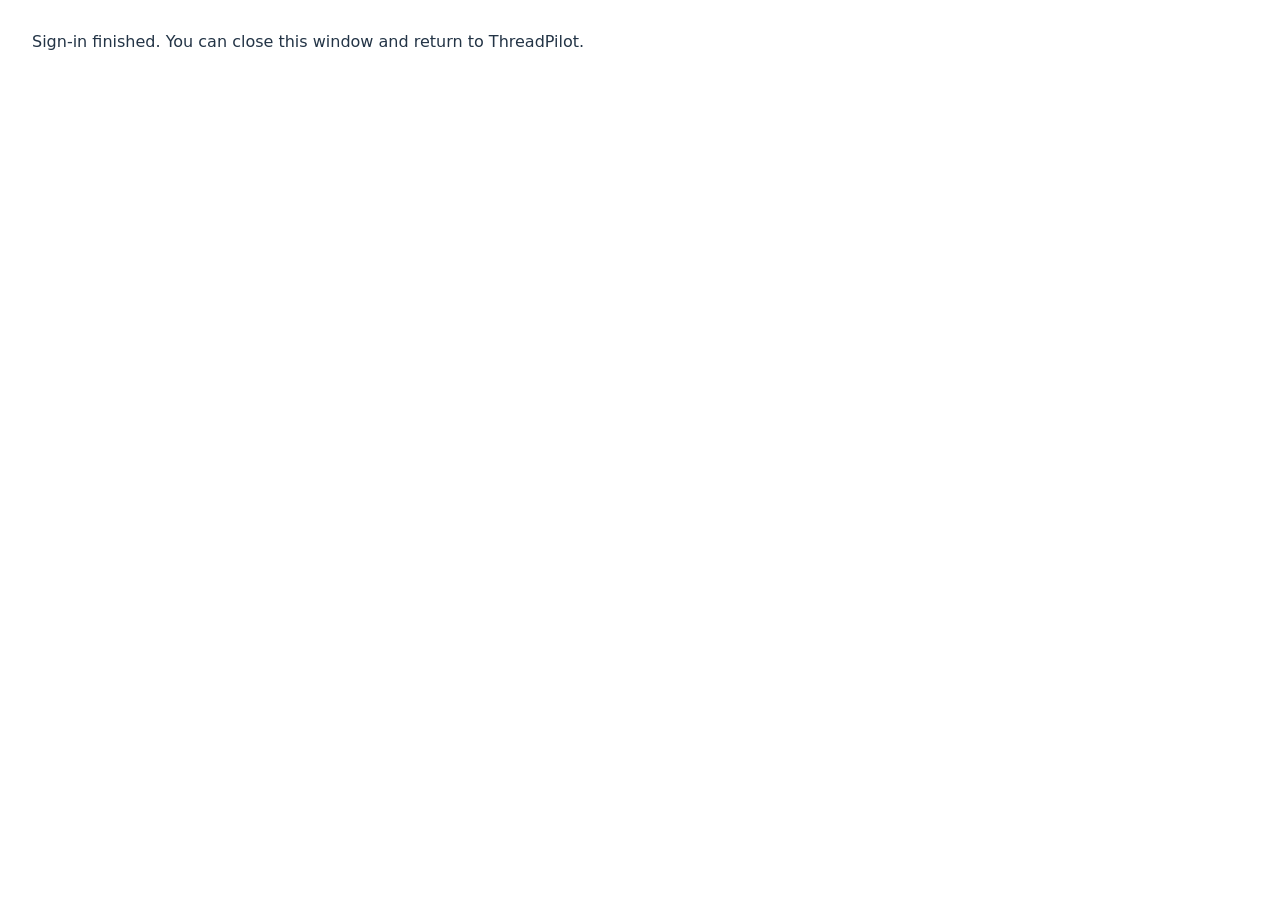
<file: threadpilot/frontend/auth-redirect.html>
<!doctype html>
<html lang="en"><head><meta charset="utf-8"><meta name="viewport" content="width=device-width,initial-scale=1">
<meta name="referrer" content="no-referrer"><title>Signing in to Microsoft…</title></head>
<body style="font:16px system-ui,sans-serif;margin:32px;color:#233446;background:#fff">
<p id="msg">Finishing Microsoft sign-in…</p>
<!-- Microsoft sends the sign-in result to this page, which hands it to the ThreadPilot window that opened it and closes.
     Served from this site on purpose (never a CDN): it handles the one-time sign-in code. MSAL v5 redirect bridge. -->
<script src="vendor/msal-redirect-bridge.min.js"></script>
<script>
msalRedirectBridge.broadcastResponseToMainFrame().catch(function () {
  document.getElementById('msg').textContent = 'Sign-in finished. You can close this window and return to ThreadPilot.';
});
</script>
</body></html>
</file>
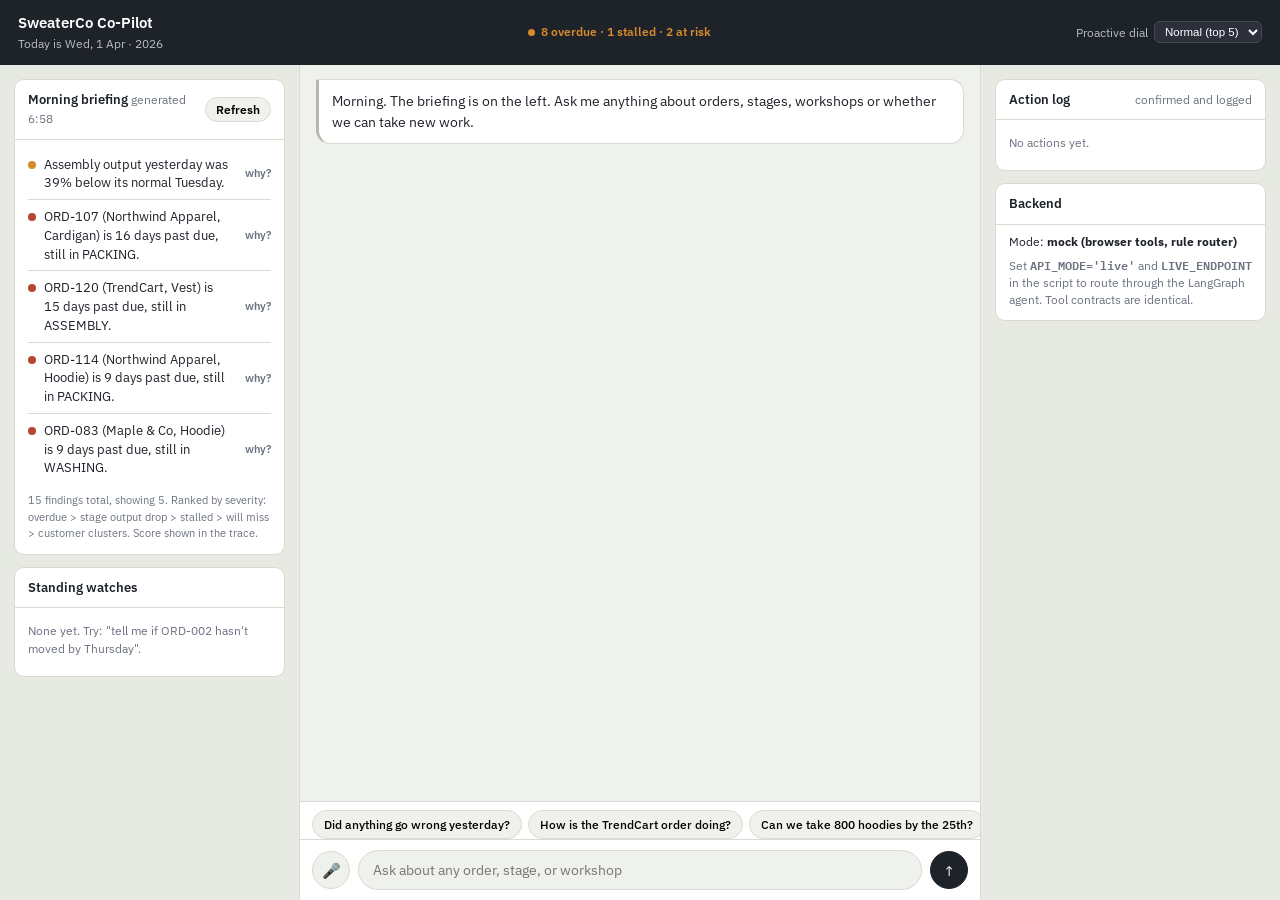
<file: threadpilot/prototypes/sweaterco-copilot.html>
<!DOCTYPE html>
<html lang="en">
<head>
<meta charset="UTF-8">
<meta name="viewport" content="width=device-width, initial-scale=1.0">
<title>SweaterCo Co-Pilot</title>
<link href="https://fonts.googleapis.com/css2?family=IBM+Plex+Sans:wght@400;500;600;700&family=IBM+Plex+Mono:wght@500;600&display=swap" rel="stylesheet">
<style>
:root{
  --ink:#1E2229; --paper:#EFF1EC; --panel:#FFFFFF; --line:#DBD9D1;
  --amber:#D68A2D; --amber-soft:#F7E7D0; --good:#3F7658; --good-soft:#E3EDE6;
  --risk:#B4472F; --risk-soft:#F5E1DC; --muted:#6B7280; --r:10px;
}
*{box-sizing:border-box}
html,body{margin:0;height:100%}
body{font-family:'IBM Plex Sans',sans-serif;background:var(--paper);color:var(--ink);font-size:14px;line-height:1.5}
button{font-family:inherit;cursor:pointer}
.mono{font-family:'IBM Plex Mono',monospace;font-weight:600}
.num{font-family:'IBM Plex Mono',monospace;font-weight:600;font-size:.94em;background:var(--paper);padding:1px 5px;border-radius:4px}
.num.unverified{background:var(--risk-soft);color:var(--risk);text-decoration:underline dotted}

/* Shell */
.shell{display:grid;grid-template-rows:auto 1fr auto;height:100vh;height:100dvh}
.topbar{background:var(--ink);color:#fff;padding:12px 18px;display:flex;justify-content:space-between;align-items:center;gap:12px}
.topbar h1{font-size:15px;font-weight:600;margin:0}
.topbar .date{font-size:12px;color:#B7BCC4}
.status-pill{display:inline-flex;align-items:center;gap:6px;font-size:12px;font-weight:600;color:var(--amber)}
.status-pill .dot{width:7px;height:7px;border-radius:50%;background:var(--amber)}
.dial{display:flex;align-items:center;gap:6px;font-size:11.5px;color:#B7BCC4}
.dial select{background:#2B303A;color:#fff;border:1px solid #454B55;border-radius:6px;padding:3px 6px;font-size:11.5px}

.main{display:grid;grid-template-columns:300px 1fr 300px;min-height:0}
.col{min-height:0;overflow-y:auto;padding:14px}
.col.side{background:#E7E9E3;border-right:1px solid var(--line)}
.col.right{background:#E7E9E3;border-left:1px solid var(--line)}
.col.chat{display:flex;flex-direction:column;padding:0}

/* Panels */
.panel{background:var(--panel);border:1px solid var(--line);border-radius:var(--r);margin-bottom:12px;overflow:hidden}
.panel-h{padding:10px 13px;font-size:13px;font-weight:600;display:flex;justify-content:space-between;align-items:center;border-bottom:1px solid var(--line)}
.panel-h .sub{font-weight:400;font-size:11.5px;color:var(--muted)}
.panel-b{padding:8px 13px 12px;font-size:12.5px}
.line{display:flex;gap:8px;padding:7px 0;border-top:1px solid var(--line)}
.line:first-child{border-top:none}
.tag{flex-shrink:0;width:8px;height:8px;border-radius:50%;margin-top:6px}
.tag.risk{background:var(--risk)} .tag.good{background:var(--good)} .tag.amber{background:var(--amber)}
.line .why{margin-left:auto;background:none;border:none;color:var(--muted);font-size:11px;font-weight:600;padding:0 0 0 6px;white-space:nowrap}
.empty{color:var(--muted);font-size:12px;padding:6px 0}
.small-btn{background:var(--paper);border:1px solid var(--line);border-radius:999px;padding:4px 10px;font-size:11.5px;font-weight:600}
.small-btn.primary{background:var(--ink);color:#fff;border-color:var(--ink)}

/* Chat */
.thread{flex:1;overflow-y:auto;padding:14px 16px 8px;display:flex;flex-direction:column;gap:12px}
.msg{max-width:720px;animation:rise .2s ease}
@keyframes rise{from{opacity:0;transform:translateY(5px)}to{opacity:1;transform:translateY(0)}}
.msg.user{align-self:flex-end;background:var(--ink);color:#fff;padding:9px 13px;border-radius:14px 14px 3px 14px;max-width:80%}
.msg.agent{align-self:flex-start;width:100%}
.card{background:var(--panel);border:1px solid var(--line);border-radius:3px 14px 14px 14px;overflow:hidden;border-left:3px solid #B9B7AD}
.card.good{border-left-color:var(--good)} .card.risk{border-left-color:var(--risk)} .card.amber{border-left-color:var(--amber)}
.headline{padding:11px 13px 9px;font-size:14px;line-height:1.55}
.headline b{font-weight:600}
.toggle{width:100%;text-align:left;background:#FAFAF8;border:none;border-top:1px solid var(--line);padding:8px 13px;font-size:11.5px;font-weight:600;color:var(--muted);display:flex;justify-content:space-between}
.detail{display:none;padding:10px 13px 12px;background:#FAFAF8;border-top:1px solid var(--line);font-size:12px}
.detail.open{display:block}
.detail h4{margin:8px 0 4px;font-size:11px;color:var(--muted);font-weight:600}
.row{display:flex;justify-content:space-between;gap:10px;padding:4px 0;border-bottom:1px dashed #E2E0D7;font-family:'IBM Plex Mono',monospace;font-size:11.5px}
.row:last-child{border-bottom:none}
.row span:first-child{color:#454B55}
.tools{margin-top:8px;display:flex;flex-wrap:wrap;gap:4px}
.tool{font-size:10.5px;font-weight:600;color:#fff;background:#454B55;padding:2px 8px;border-radius:999px}
.def{margin-top:6px;font-size:11.5px;color:#454B55;background:var(--paper);padding:7px 9px;border-radius:6px;border-left:2px solid var(--amber)}
.chips{display:flex;flex-wrap:wrap;gap:6px;padding:0 13px 12px}
.chip{background:var(--paper);border:1px solid var(--line);padding:6px 11px;border-radius:999px;font-size:12px;font-weight:500}
.chip:hover{border-color:var(--ink)}
.chip.primary{background:var(--ink);color:#fff;border-color:var(--ink)}
.watch-card{align-self:center;width:92%;max-width:680px;background:var(--amber-soft);border:1px solid #E7C68C;border-radius:10px;padding:9px 12px;font-size:12.5px;color:#7A5316;display:flex;gap:8px}
.watch-card b{display:block}
.sys{align-self:center;font-size:11.5px;color:var(--muted)}

.inputbar{background:var(--panel);border-top:1px solid var(--line);padding:10px 12px;display:flex;gap:8px;align-items:center}
.inputbar input{flex:1;border:1px solid var(--line);background:var(--paper);border-radius:999px;padding:10px 14px;font-size:13.5px;font-family:inherit;outline:none;min-width:0}
.inputbar input:focus{border-color:var(--ink)}
.ib{width:38px;height:38px;border-radius:50%;border:1px solid var(--line);background:var(--paper);display:flex;align-items:center;justify-content:center;font-size:15px;flex-shrink:0}
.ib.send{background:var(--ink);color:#fff;border-color:var(--ink)}
.ib.listening{background:var(--risk);color:#fff;border-color:var(--risk)}
.suggest{display:flex;gap:6px;overflow-x:auto;padding:8px 12px 0;background:var(--panel);border-top:1px solid var(--line)}
.suggest .chip{white-space:nowrap;flex-shrink:0}

/* Confirm sheet */
.overlay{position:fixed;inset:0;background:rgba(30,34,41,.45);display:none;align-items:flex-end;justify-content:center;z-index:50}
.overlay.open{display:flex}
.sheet{background:var(--panel);width:100%;max-width:560px;border-radius:16px 16px 0 0;padding:18px;animation:rise .2s ease}
.sheet h3{margin:0 0 6px;font-size:15px}
.sheet .blast{background:var(--risk-soft);border-left:3px solid var(--risk);padding:8px 10px;font-size:12px;border-radius:6px;margin:10px 0}
.sheet textarea{width:100%;min-height:110px;border:1px solid var(--line);border-radius:8px;padding:10px;font-family:inherit;font-size:13px;resize:vertical}
.sheet .acts{display:flex;gap:8px;justify-content:flex-end;margin-top:12px}
.btn{padding:9px 16px;border-radius:999px;border:1px solid var(--line);background:var(--paper);font-weight:600;font-size:13px}
.btn.primary{background:var(--ink);color:#fff;border-color:var(--ink)}
.audit{font-size:11.5px}
.audit .line{flex-direction:column;gap:2px}
.audit .t{color:var(--muted);font-family:'IBM Plex Mono',monospace;font-size:10.5px}

/* Mobile tabs */
.tabs{display:none;background:var(--ink);border-top:1px solid #2B303A}
.tabs button{flex:1;background:none;border:none;color:#B7BCC4;padding:10px 4px;font-size:11.5px;font-weight:600}
.tabs button.active{color:#fff;border-top:2px solid var(--amber)}
@media (max-width:900px){
  .main{grid-template-columns:1fr}
  .col.side,.col.right{display:none;border:none}
  .main.show-side .col.side{display:block} .main.show-side .col.chat,.main.show-right .col.chat{display:none}
  .main.show-right .col.right{display:block}
  .tabs{display:flex}
  .dial{display:none}
}
@media (prefers-reduced-motion:reduce){.msg,.sheet{animation:none}}
</style>
</head>
<body>
<div class="shell">
  <div class="topbar">
    <div>
      <h1>SweaterCo Co-Pilot</h1>
      <div class="date" id="today-label"></div>
    </div>
    <div class="status-pill" id="status-pill"><span class="dot"></span><span>Loading</span></div>
    <div class="dial">Proactive dial
      <select id="dial" onchange="renderSide()">
        <option value="quiet">Quiet (top 2)</option>
        <option value="normal" selected>Normal (top 5)</option>
        <option value="chatty">Chatty (all)</option>
      </select>
    </div>
  </div>

  <div class="main" id="main">
    <div class="col side">
      <div class="panel">
        <div class="panel-h"><span>Morning briefing <span class="sub" id="brief-time"></span></span><button class="small-btn" onclick="regenBriefing()">Refresh</button></div>
        <div class="panel-b" id="briefing"></div>
      </div>
      <div class="panel">
        <div class="panel-h"><span>Standing watches</span><span class="sub" id="watch-count"></span></div>
        <div class="panel-b" id="watches"><div class="empty">None yet. Try: "tell me if ORD-002 hasn't moved by Thursday".</div></div>
      </div>
    </div>

    <div class="col chat">
      <div class="thread" id="thread"></div>
      <div class="suggest" id="suggest"></div>
      <div class="inputbar">
        <button class="ib" id="mic" onclick="toggleVoice()" title="Voice input">🎤</button>
        <input id="q" type="text" placeholder="Ask about any order, stage, or workshop" onkeydown="if(event.key==='Enter')send()">
        <button class="ib send" onclick="send()">↑</button>
      </div>
    </div>

    <div class="col right">
      <div class="panel">
        <div class="panel-h"><span>Action log</span><span class="sub">confirmed and logged</span></div>
        <div class="panel-b audit" id="audit"><div class="empty">No actions yet.</div></div>
      </div>
      <div class="panel">
        <div class="panel-h"><span>Backend</span></div>
        <div class="panel-b">
          <div style="font-size:12px;margin-bottom:6px">Mode: <b id="mode-label">mock (browser tools, rule router)</b></div>
          <div style="font-size:11.5px;color:var(--muted)">Set <span class="mono">API_MODE='live'</span> and <span class="mono">LIVE_ENDPOINT</span> in the script to route through the LangGraph agent. Tool contracts are identical.</div>
        </div>
      </div>
    </div>
  </div>

  <div class="tabs">
    <button onclick="tab('side')">Briefing</button>
    <button class="active" onclick="tab('chat')">Chat</button>
    <button onclick="tab('right')">Log</button>
  </div>
</div>

<div class="overlay" id="overlay">
  <div class="sheet" id="sheet"></div>
</div>

<script>
/* =========================================================
   DATA (injected from the real CSVs by build.py)
   ========================================================= */
const DATA = {"orders": [{"order_id": "ORD-057", "customer": "UrbanThread", "product": "Cardigan", "category": "TOPS", "pieces": "600", "order_date": "2026-01-01", "due_date": "2026-02-02", "status": "COMPLETE", "current_stage": "COMPLETE", "last_activity_date": "2026-01-25", "completed_date": "2026-01-25", "days_late": "-8"}, {"order_id": "ORD-076", "customer": "TrendCart", "product": "Crewneck sweater", "category": "TOPS", "pieces": "1200", "order_date": "2026-01-02", "due_date": "2026-01-27", "status": "COMPLETE", "current_stage": "COMPLETE", "last_activity_date": "2026-02-08", "completed_date": "2026-02-08", "days_late": "12"}, {"order_id": "ORD-110", "customer": "Cotton Club", "product": "Scarf", "category": "ACCESSORIES", "pieces": "600", "order_date": "2026-01-02", "due_date": "2026-01-24", "status": "COMPLETE", "current_stage": "COMPLETE", "last_activity_date": "2026-01-27", "completed_date": "2026-01-27", "days_late": "3"}, {"order_id": "ORD-025", "customer": "Cotton Club", "product": "Scarf", "category": "ACCESSORIES", "pieces": "400", "order_date": "2026-01-03", "due_date": "2026-01-26", "status": "COMPLETE", "current_stage": "COMPLETE", "last_activity_date": "2026-01-23", "completed_date": "2026-01-23", "days_late": "-3"}, {"order_id": "ORD-077", "customer": "UrbanThread", "product": "Hoodie", "category": "TOPS", "pieces": "1000", "order_date": "2026-01-03", "due_date": "2026-02-07", "status": "COMPLETE", "current_stage": "COMPLETE", "last_activity_date": "2026-01-29", "completed_date": "2026-01-29", "days_late": "-9"}, {"order_id": "ORD-087", "customer": "TrendCart", "product": "Hoodie", "category": "TOPS", "pieces": "1000", "order_date": "2026-01-03", "due_date": "2026-01-19", "status": "COMPLETE", "current_stage": "COMPLETE", "last_activity_date": "2026-02-18", "completed_date": "2026-02-18", "days_late": "30"}, {"order_id": "ORD-091", "customer": "TrendCart", "product": "Polo shirt", "category": "TOPS", "pieces": "600", "order_date": "2026-01-03", "due_date": "2026-02-02", "status": "COMPLETE", "current_stage": "COMPLETE", "last_activity_date": "2026-01-27", "completed_date": "2026-01-27", "days_late": "-6"}, {"order_id": "ORD-117", "customer": "Cotton Club", "product": "Scarf", "category": "ACCESSORIES", "pieces": "1000", "order_date": "2026-01-04", "due_date": "2026-01-18", "status": "COMPLETE", "current_stage": "COMPLETE", "last_activity_date": "2026-02-02", "completed_date": "2026-02-02", "days_late": "15"}, {"order_id": "ORD-007", "customer": "Harbor Knits", "product": "Cardigan", "category": "TOPS", "pieces": "2000", "order_date": "2026-01-06", "due_date": "2026-01-30", "status": "COMPLETE", "current_stage": "COMPLETE", "last_activity_date": "2026-02-13", "completed_date": "2026-02-13", "days_late": "14"}, {"order_id": "ORD-080", "customer": "Bright Basics", "product": "Hoodie", "category": "TOPS", "pieces": "2000", "order_date": "2026-01-07", "due_date": "2026-01-30", "status": "COMPLETE", "current_stage": "COMPLETE", "last_activity_date": "2026-02-18", "completed_date": "2026-02-18", "days_late": "19"}, {"order_id": "ORD-038", "customer": "Loom & Leaf", "product": "Hoodie", "category": "TOPS", "pieces": "2000", "order_date": "2026-01-08", "due_date": "2026-02-08", "status": "COMPLETE", "current_stage": "COMPLETE", "last_activity_date": "2026-02-09", "completed_date": "2026-02-09", "days_late": "1"}, {"order_id": "ORD-049", "customer": "Harbor Knits", "product": "Scarf", "category": "ACCESSORIES", "pieces": "300", "order_date": "2026-01-08", "due_date": "2026-01-22", "status": "COMPLETE", "current_stage": "COMPLETE", "last_activity_date": "2026-01-30", "completed_date": "2026-01-30", "days_late": "8"}, {"order_id": "ORD-105", "customer": "Cotton Club", "product": "Hoodie", "category": "TOPS", "pieces": "200", "order_date": "2026-01-08", "due_date": "2026-02-10", "status": "COMPLETE", "current_stage": "COMPLETE", "last_activity_date": "2026-01-27", "completed_date": "2026-01-27", "days_late": "-14"}, {"order_id": "ORD-094", "customer": "Maple & Co", "product": "Vest", "category": "TOPS", "pieces": "800", "order_date": "2026-01-09", "due_date": "2026-02-03", "status": "COMPLETE", "current_stage": "COMPLETE", "last_activity_date": "2026-01-31", "completed_date": "2026-01-31", "days_late": "-3"}, {"order_id": "ORD-028", "customer": "TrendCart", "product": "Beanie", "category": "ACCESSORIES", "pieces": "150", "order_date": "2026-01-10", "due_date": "2026-01-26", "status": "COMPLETE", "current_stage": "COMPLETE", "last_activity_date": "2026-02-04", "completed_date": "2026-02-04", "days_late": "9"}, {"order_id": "ORD-100", "customer": "Northwind Apparel", "product": "Crewneck sweater", "category": "TOPS", "pieces": "200", "order_date": "2026-01-10", "due_date": "2026-01-31", "status": "COMPLETE", "current_stage": "COMPLETE", "last_activity_date": "2026-02-04", "completed_date": "2026-02-04", "days_late": "4"}, {"order_id": "ORD-115", "customer": "TrendCart", "product": "Cardigan", "category": "TOPS", "pieces": "2000", "order_date": "2026-01-10", "due_date": "2026-01-28", "status": "COMPLETE", "current_stage": "COMPLETE", "last_activity_date": "2026-02-28", "completed_date": "2026-02-28", "days_late": "31"}, {"order_id": "ORD-039", "customer": "UrbanThread", "product": "Cardigan", "category": "TOPS", "pieces": "600", "order_date": "2026-01-11", "due_date": "2026-02-10", "status": "COMPLETE", "current_stage": "COMPLETE", "last_activity_date": "2026-02-10", "completed_date": "2026-02-10", "days_late": "0"}, {"order_id": "ORD-001", "customer": "Cotton Club", "product": "Beanie", "category": "ACCESSORIES", "pieces": "1000", "order_date": "2026-01-12", "due_date": "2026-02-08", "status": "COMPLETE", "current_stage": "COMPLETE", "last_activity_date": "2026-02-10", "completed_date": "2026-02-10", "days_late": "2"}, {"order_id": "ORD-106", "customer": "UrbanThread", "product": "Crewneck sweater", "category": "TOPS", "pieces": "100", "order_date": "2026-01-12", "due_date": "2026-02-11", "status": "COMPLETE", "current_stage": "COMPLETE", "last_activity_date": "2026-02-01", "completed_date": "2026-02-01", "days_late": "-10"}, {"order_id": "ORD-089", "customer": "Maple & Co", "product": "Cardigan", "category": "TOPS", "pieces": "1000", "order_date": "2026-01-13", "due_date": "2026-02-07", "status": "COMPLETE", "current_stage": "COMPLETE", "last_activity_date": "2026-02-15", "completed_date": "2026-02-15", "days_late": "8"}, {"order_id": "ORD-101", "customer": "Harbor Knits", "product": "Scarf", "category": "ACCESSORIES", "pieces": "1200", "order_date": "2026-01-13", "due_date": "2026-01-27", "status": "COMPLETE", "current_stage": "COMPLETE", "last_activity_date": "2026-02-07", "completed_date": "2026-02-07", "days_late": "11"}, {"order_id": "ORD-052", "customer": "Harbor Knits", "product": "Hoodie", "category": "TOPS", "pieces": "1200", "order_date": "2026-01-14", "due_date": "2026-02-13", "status": "COMPLETE", "current_stage": "COMPLETE", "last_activity_date": "2026-02-12", "completed_date": "2026-02-12", "days_late": "-1"}, {"order_id": "ORD-009", "customer": "Maple & Co", "product": "Hoodie", "category": "TOPS", "pieces": "500", "order_date": "2026-01-16", "due_date": "2026-02-12", "status": "COMPLETE", "current_stage": "COMPLETE", "last_activity_date": "2026-01-31", "completed_date": "2026-01-31", "days_late": "-12"}, {"order_id": "ORD-026", "customer": "Cotton Club", "product": "Hoodie", "category": "TOPS", "pieces": "800", "order_date": "2026-01-16", "due_date": "2026-01-31", "status": "COMPLETE", "current_stage": "COMPLETE", "last_activity_date": "2026-02-05", "completed_date": "2026-02-05", "days_late": "5"}, {"order_id": "ORD-065", "customer": "Loom & Leaf", "product": "Crewneck sweater", "category": "TOPS", "pieces": "100", "order_date": "2026-01-16", "due_date": "2026-02-12", "status": "COMPLETE", "current_stage": "COMPLETE", "last_activity_date": "2026-02-01", "completed_date": "2026-02-01", "days_late": "-11"}, {"order_id": "ORD-070", "customer": "Northwind Apparel", "product": "Beanie", "category": "ACCESSORIES", "pieces": "1200", "order_date": "2026-01-16", "due_date": "2026-02-09", "status": "COMPLETE", "current_stage": "COMPLETE", "last_activity_date": "2026-02-09", "completed_date": "2026-02-09", "days_late": "0"}, {"order_id": "ORD-098", "customer": "Cotton Club", "product": "Hoodie", "category": "TOPS", "pieces": "400", "order_date": "2026-01-16", "due_date": "2026-02-15", "status": "COMPLETE", "current_stage": "COMPLETE", "last_activity_date": "2026-02-06", "completed_date": "2026-02-06", "days_late": "-9"}, {"order_id": "ORD-021", "customer": "TrendCart", "product": "Vest", "category": "TOPS", "pieces": "800", "order_date": "2026-01-17", "due_date": "2026-02-18", "status": "COMPLETE", "current_stage": "COMPLETE", "last_activity_date": "2026-02-13", "completed_date": "2026-02-13", "days_late": "-5"}, {"order_id": "ORD-056", "customer": "UrbanThread", "product": "Scarf", "category": "ACCESSORIES", "pieces": "500", "order_date": "2026-01-17", "due_date": "2026-02-16", "status": "COMPLETE", "current_stage": "COMPLETE", "last_activity_date": "2026-02-03", "completed_date": "2026-02-03", "days_late": "-13"}, {"order_id": "ORD-102", "customer": "Loom & Leaf", "product": "Beanie", "category": "ACCESSORIES", "pieces": "600", "order_date": "2026-01-19", "due_date": "2026-02-12", "status": "COMPLETE", "current_stage": "COMPLETE", "last_activity_date": "2026-02-12", "completed_date": "2026-02-12", "days_late": "0"}, {"order_id": "ORD-006", "customer": "Northwind Apparel", "product": "Vest", "category": "TOPS", "pieces": "150", "order_date": "2026-01-20", "due_date": "2026-02-20", "status": "COMPLETE", "current_stage": "COMPLETE", "last_activity_date": "2026-02-04", "completed_date": "2026-02-04", "days_late": "-16"}, {"order_id": "ORD-064", "customer": "Loom & Leaf", "product": "Beanie", "category": "ACCESSORIES", "pieces": "400", "order_date": "2026-01-20", "due_date": "2026-02-21", "status": "COMPLETE", "current_stage": "COMPLETE", "last_activity_date": "2026-02-09", "completed_date": "2026-02-09", "days_late": "-12"}, {"order_id": "ORD-116", "customer": "Cotton Club", "product": "Cardigan", "category": "TOPS", "pieces": "600", "order_date": "2026-01-21", "due_date": "2026-02-20", "status": "COMPLETE", "current_stage": "COMPLETE", "last_activity_date": "2026-02-11", "completed_date": "2026-02-11", "days_late": "-9"}, {"order_id": "ORD-059", "customer": "TrendCart", "product": "Scarf", "category": "ACCESSORIES", "pieces": "100", "order_date": "2026-01-22", "due_date": "2026-02-24", "status": "COMPLETE", "current_stage": "COMPLETE", "last_activity_date": "2026-02-15", "completed_date": "2026-02-15", "days_late": "-9"}, {"order_id": "ORD-090", "customer": "TrendCart", "product": "Polo shirt", "category": "TOPS", "pieces": "600", "order_date": "2026-01-22", "due_date": "2026-02-23", "status": "COMPLETE", "current_stage": "COMPLETE", "last_activity_date": "2026-03-06", "completed_date": "2026-03-06", "days_late": "11"}, {"order_id": "ORD-018", "customer": "Maple & Co", "product": "Beanie", "category": "ACCESSORIES", "pieces": "1200", "order_date": "2026-01-23", "due_date": "2026-02-18", "status": "COMPLETE", "current_stage": "COMPLETE", "last_activity_date": "2026-02-27", "completed_date": "2026-02-27", "days_late": "9"}, {"order_id": "ORD-078", "customer": "Bright Basics", "product": "Beanie", "category": "ACCESSORIES", "pieces": "300", "order_date": "2026-01-23", "due_date": "2026-02-14", "status": "COMPLETE", "current_stage": "COMPLETE", "last_activity_date": "2026-02-11", "completed_date": "2026-02-11", "days_late": "-3"}, {"order_id": "ORD-086", "customer": "Bright Basics", "product": "Hoodie", "category": "TOPS", "pieces": "300", "order_date": "2026-01-23", "due_date": "2026-02-11", "status": "COMPLETE", "current_stage": "COMPLETE", "last_activity_date": "2026-02-09", "completed_date": "2026-02-09", "days_late": "-2"}, {"order_id": "ORD-022", "customer": "Maple & Co", "product": "Hoodie", "category": "TOPS", "pieces": "800", "order_date": "2026-01-25", "due_date": "2026-02-21", "status": "COMPLETE", "current_stage": "COMPLETE", "last_activity_date": "2026-02-24", "completed_date": "2026-02-24", "days_late": "3"}, {"order_id": "ORD-051", "customer": "Maple & Co", "product": "Hoodie", "category": "TOPS", "pieces": "200", "order_date": "2026-01-25", "due_date": "2026-02-19", "status": "COMPLETE", "current_stage": "COMPLETE", "last_activity_date": "2026-02-09", "completed_date": "2026-02-09", "days_late": "-10"}, {"order_id": "ORD-003", "customer": "Maple & Co", "product": "Beanie", "category": "ACCESSORIES", "pieces": "1200", "order_date": "2026-01-27", "due_date": "2026-02-17", "status": "COMPLETE", "current_stage": "COMPLETE", "last_activity_date": "2026-02-27", "completed_date": "2026-02-27", "days_late": "10"}, {"order_id": "ORD-014", "customer": "TrendCart", "product": "Vest", "category": "TOPS", "pieces": "2000", "order_date": "2026-01-27", "due_date": "2026-02-28", "status": "COMPLETE", "current_stage": "COMPLETE", "last_activity_date": "2026-03-23", "completed_date": "2026-03-23", "days_late": "23"}, {"order_id": "ORD-118", "customer": "UrbanThread", "product": "Cardigan", "category": "TOPS", "pieces": "100", "order_date": "2026-01-29", "due_date": "2026-03-02", "status": "COMPLETE", "current_stage": "COMPLETE", "last_activity_date": "2026-02-10", "completed_date": "2026-02-10", "days_late": "-20"}, {"order_id": "ORD-067", "customer": "Harbor Knits", "product": "Hoodie", "category": "TOPS", "pieces": "400", "order_date": "2026-01-30", "due_date": "2026-03-04", "status": "COMPLETE", "current_stage": "COMPLETE", "last_activity_date": "2026-02-15", "completed_date": "2026-02-15", "days_late": "-17"}, {"order_id": "ORD-071", "customer": "Loom & Leaf", "product": "Scarf", "category": "ACCESSORIES", "pieces": "1200", "order_date": "2026-01-30", "due_date": "2026-03-04", "status": "COMPLETE", "current_stage": "COMPLETE", "last_activity_date": "2026-02-25", "completed_date": "2026-02-25", "days_late": "-7"}, {"order_id": "ORD-004", "customer": "Bright Basics", "product": "Cardigan", "category": "TOPS", "pieces": "500", "order_date": "2026-01-31", "due_date": "2026-03-07", "status": "COMPLETE", "current_stage": "COMPLETE", "last_activity_date": "2026-02-27", "completed_date": "2026-02-27", "days_late": "-8"}, {"order_id": "ORD-058", "customer": "Maple & Co", "product": "Crewneck sweater", "category": "TOPS", "pieces": "2000", "order_date": "2026-02-02", "due_date": "2026-02-20", "status": "COMPLETE", "current_stage": "COMPLETE", "last_activity_date": "2026-03-12", "completed_date": "2026-03-12", "days_late": "20"}, {"order_id": "ORD-072", "customer": "Maple & Co", "product": "Cardigan", "category": "TOPS", "pieces": "600", "order_date": "2026-02-02", "due_date": "2026-02-27", "status": "COMPLETE", "current_stage": "COMPLETE", "last_activity_date": "2026-02-18", "completed_date": "2026-02-18", "days_late": "-9"}, {"order_id": "ORD-043", "customer": "UrbanThread", "product": "Scarf", "category": "ACCESSORIES", "pieces": "500", "order_date": "2026-02-03", "due_date": "2026-02-23", "status": "COMPLETE", "current_stage": "COMPLETE", "last_activity_date": "2026-02-21", "completed_date": "2026-02-21", "days_late": "-2"}, {"order_id": "ORD-047", "customer": "Cotton Club", "product": "Vest", "category": "TOPS", "pieces": "150", "order_date": "2026-02-03", "due_date": "2026-02-23", "status": "COMPLETE", "current_stage": "COMPLETE", "last_activity_date": "2026-02-22", "completed_date": "2026-02-22", "days_late": "-1"}, {"order_id": "ORD-042", "customer": "Maple & Co", "product": "Scarf", "category": "ACCESSORIES", "pieces": "400", "order_date": "2026-02-04", "due_date": "2026-03-05", "status": "COMPLETE", "current_stage": "COMPLETE", "last_activity_date": "2026-02-25", "completed_date": "2026-02-25", "days_late": "-8"}, {"order_id": "ORD-085", "customer": "Harbor Knits", "product": "Vest", "category": "TOPS", "pieces": "1500", "order_date": "2026-02-07", "due_date": "2026-03-01", "status": "COMPLETE", "current_stage": "COMPLETE", "last_activity_date": "2026-03-05", "completed_date": "2026-03-05", "days_late": "4"}, {"order_id": "ORD-119", "customer": "Maple & Co", "product": "Scarf", "category": "ACCESSORIES", "pieces": "150", "order_date": "2026-02-08", "due_date": "2026-02-22", "status": "COMPLETE", "current_stage": "COMPLETE", "last_activity_date": "2026-02-27", "completed_date": "2026-02-27", "days_late": "5"}, {"order_id": "ORD-023", "customer": "Maple & Co", "product": "Hoodie", "category": "TOPS", "pieces": "600", "order_date": "2026-02-09", "due_date": "2026-02-23", "status": "COMPLETE", "current_stage": "COMPLETE", "last_activity_date": "2026-03-03", "completed_date": "2026-03-03", "days_late": "8"}, {"order_id": "ORD-111", "customer": "Cotton Club", "product": "Crewneck sweater", "category": "TOPS", "pieces": "2000", "order_date": "2026-02-09", "due_date": "2026-03-16", "status": "COMPLETE", "current_stage": "COMPLETE", "last_activity_date": "2026-03-22", "completed_date": "2026-03-22", "days_late": "6"}, {"order_id": "ORD-097", "customer": "Bright Basics", "product": "Cardigan", "category": "TOPS", "pieces": "800", "order_date": "2026-02-10", "due_date": "2026-03-01", "status": "COMPLETE", "current_stage": "COMPLETE", "last_activity_date": "2026-03-09", "completed_date": "2026-03-09", "days_late": "8"}, {"order_id": "ORD-016", "customer": "Cotton Club", "product": "Hoodie", "category": "TOPS", "pieces": "800", "order_date": "2026-02-11", "due_date": "2026-03-16", "status": "COMPLETE", "current_stage": "COMPLETE", "last_activity_date": "2026-03-08", "completed_date": "2026-03-08", "days_late": "-8"}, {"order_id": "ORD-074", "customer": "Loom & Leaf", "product": "Scarf", "category": "ACCESSORIES", "pieces": "300", "order_date": "2026-02-12", "due_date": "2026-03-12", "status": "COMPLETE", "current_stage": "COMPLETE", "last_activity_date": "2026-03-10", "completed_date": "2026-03-10", "days_late": "-2"}, {"order_id": "ORD-011", "customer": "Maple & Co", "product": "Hoodie", "category": "TOPS", "pieces": "1200", "order_date": "2026-02-13", "due_date": "2026-03-14", "status": "COMPLETE", "current_stage": "COMPLETE", "last_activity_date": "2026-03-12", "completed_date": "2026-03-12", "days_late": "-2"}, {"order_id": "ORD-032", "customer": "Northwind Apparel", "product": "Beanie", "category": "ACCESSORIES", "pieces": "1500", "order_date": "2026-02-13", "due_date": "2026-03-14", "status": "COMPLETE", "current_stage": "COMPLETE", "last_activity_date": "2026-03-17", "completed_date": "2026-03-17", "days_late": "3"}, {"order_id": "ORD-050", "customer": "Northwind Apparel", "product": "Vest", "category": "TOPS", "pieces": "500", "order_date": "2026-02-13", "due_date": "2026-03-05", "status": "COMPLETE", "current_stage": "COMPLETE", "last_activity_date": "2026-02-28", "completed_date": "2026-02-28", "days_late": "-5"}, {"order_id": "ORD-068", "customer": "Cotton Club", "product": "Cardigan", "category": "TOPS", "pieces": "600", "order_date": "2026-02-13", "due_date": "2026-03-10", "status": "COMPLETE", "current_stage": "COMPLETE", "last_activity_date": "2026-03-04", "completed_date": "2026-03-04", "days_late": "-6"}, {"order_id": "ORD-012", "customer": "Cotton Club", "product": "Vest", "category": "TOPS", "pieces": "1200", "order_date": "2026-02-14", "due_date": "2026-03-09", "status": "COMPLETE", "current_stage": "COMPLETE", "last_activity_date": "2026-03-08", "completed_date": "2026-03-08", "days_late": "-1"}, {"order_id": "ORD-013", "customer": "Northwind Apparel", "product": "Polo shirt", "category": "TOPS", "pieces": "1000", "order_date": "2026-02-16", "due_date": "2026-03-03", "status": "COMPLETE", "current_stage": "COMPLETE", "last_activity_date": "2026-03-17", "completed_date": "2026-03-17", "days_late": "14"}, {"order_id": "ORD-034", "customer": "Harbor Knits", "product": "Cardigan", "category": "TOPS", "pieces": "1000", "order_date": "2026-02-17", "due_date": "2026-03-12", "status": "COMPLETE", "current_stage": "COMPLETE", "last_activity_date": "2026-03-19", "completed_date": "2026-03-19", "days_late": "7"}, {"order_id": "ORD-048", "customer": "Northwind Apparel", "product": "Hoodie", "category": "TOPS", "pieces": "200", "order_date": "2026-02-20", "due_date": "2026-03-25", "status": "COMPLETE", "current_stage": "COMPLETE", "last_activity_date": "2026-03-13", "completed_date": "2026-03-13", "days_late": "-12"}, {"order_id": "ORD-054", "customer": "TrendCart", "product": "Vest", "category": "TOPS", "pieces": "600", "order_date": "2026-02-20", "due_date": "2026-03-06", "status": "COMPLETE", "current_stage": "COMPLETE", "last_activity_date": "2026-03-29", "completed_date": "2026-03-29", "days_late": "23"}, {"order_id": "ORD-037", "customer": "Cotton Club", "product": "Vest", "category": "TOPS", "pieces": "200", "order_date": "2026-02-23", "due_date": "2026-03-18", "status": "COMPLETE", "current_stage": "COMPLETE", "last_activity_date": "2026-03-20", "completed_date": "2026-03-20", "days_late": "2"}, {"order_id": "ORD-079", "customer": "Northwind Apparel", "product": "Crewneck sweater", "category": "TOPS", "pieces": "300", "order_date": "2026-02-24", "due_date": "2026-03-30", "status": "COMPLETE", "current_stage": "COMPLETE", "last_activity_date": "2026-03-23", "completed_date": "2026-03-23", "days_late": "-7"}, {"order_id": "ORD-092", "customer": "Maple & Co", "product": "Beanie", "category": "ACCESSORIES", "pieces": "500", "order_date": "2026-02-24", "due_date": "2026-03-15", "status": "COMPLETE", "current_stage": "COMPLETE", "last_activity_date": "2026-03-19", "completed_date": "2026-03-19", "days_late": "4"}, {"order_id": "ORD-104", "customer": "UrbanThread", "product": "Vest", "category": "TOPS", "pieces": "200", "order_date": "2026-02-24", "due_date": "2026-03-28", "status": "COMPLETE", "current_stage": "COMPLETE", "last_activity_date": "2026-03-11", "completed_date": "2026-03-11", "days_late": "-17"}, {"order_id": "ORD-046", "customer": "UrbanThread", "product": "Hoodie", "category": "TOPS", "pieces": "150", "order_date": "2026-02-25", "due_date": "2026-03-31", "status": "COMPLETE", "current_stage": "COMPLETE", "last_activity_date": "2026-03-09", "completed_date": "2026-03-09", "days_late": "-22"}, {"order_id": "ORD-075", "customer": "UrbanThread", "product": "Crewneck sweater", "category": "TOPS", "pieces": "400", "order_date": "2026-02-25", "due_date": "2026-03-28", "status": "COMPLETE", "current_stage": "COMPLETE", "last_activity_date": "2026-03-11", "completed_date": "2026-03-11", "days_late": "-17"}, {"order_id": "ORD-120", "customer": "TrendCart", "product": "Vest", "category": "TOPS", "pieces": "1500", "order_date": "2026-02-27", "due_date": "2026-03-17", "status": "IN_PROGRESS", "current_stage": "ASSEMBLY", "last_activity_date": "2026-03-30", "completed_date": "", "days_late": ""}, {"order_id": "ORD-027", "customer": "Loom & Leaf", "product": "Hoodie", "category": "TOPS", "pieces": "600", "order_date": "2026-02-28", "due_date": "2026-03-19", "status": "COMPLETE", "current_stage": "COMPLETE", "last_activity_date": "2026-03-16", "completed_date": "2026-03-16", "days_late": "-3"}, {"order_id": "ORD-030", "customer": "TrendCart", "product": "Cardigan", "category": "TOPS", "pieces": "400", "order_date": "2026-02-28", "due_date": "2026-03-27", "status": "COMPLETE", "current_stage": "COMPLETE", "last_activity_date": "2026-03-28", "completed_date": "2026-03-28", "days_late": "1"}, {"order_id": "ORD-031", "customer": "Maple & Co", "product": "Crewneck sweater", "category": "TOPS", "pieces": "300", "order_date": "2026-02-28", "due_date": "2026-03-31", "status": "COMPLETE", "current_stage": "COMPLETE", "last_activity_date": "2026-03-26", "completed_date": "2026-03-26", "days_late": "-5"}, {"order_id": "ORD-033", "customer": "Bright Basics", "product": "Polo shirt", "category": "TOPS", "pieces": "200", "order_date": "2026-03-01", "due_date": "2026-03-18", "status": "COMPLETE", "current_stage": "COMPLETE", "last_activity_date": "2026-03-15", "completed_date": "2026-03-15", "days_late": "-3"}, {"order_id": "ORD-107", "customer": "Northwind Apparel", "product": "Cardigan", "category": "TOPS", "pieces": "2000", "order_date": "2026-03-01", "due_date": "2026-03-16", "status": "IN_PROGRESS", "current_stage": "PACKING", "last_activity_date": "2026-04-01", "completed_date": "", "days_late": ""}, {"order_id": "ORD-113", "customer": "Bright Basics", "product": "Scarf", "category": "ACCESSORIES", "pieces": "800", "order_date": "2026-03-01", "due_date": "2026-03-22", "status": "COMPLETE", "current_stage": "COMPLETE", "last_activity_date": "2026-03-26", "completed_date": "2026-03-26", "days_late": "4"}, {"order_id": "ORD-019", "customer": "Northwind Apparel", "product": "Vest", "category": "TOPS", "pieces": "600", "order_date": "2026-03-02", "due_date": "2026-03-29", "status": "COMPLETE", "current_stage": "COMPLETE", "last_activity_date": "2026-03-29", "completed_date": "2026-03-29", "days_late": "0"}, {"order_id": "ORD-088", "customer": "Harbor Knits", "product": "Crewneck sweater", "category": "TOPS", "pieces": "300", "order_date": "2026-03-02", "due_date": "2026-03-21", "status": "COMPLETE", "current_stage": "COMPLETE", "last_activity_date": "2026-03-18", "completed_date": "2026-03-18", "days_late": "-3"}, {"order_id": "ORD-114", "customer": "Northwind Apparel", "product": "Hoodie", "category": "TOPS", "pieces": "2000", "order_date": "2026-03-03", "due_date": "2026-03-23", "status": "IN_PROGRESS", "current_stage": "PACKING", "last_activity_date": "2026-03-30", "completed_date": "", "days_late": ""}, {"order_id": "ORD-002", "customer": "Cotton Club", "product": "Crewneck sweater", "category": "TOPS", "pieces": "1000", "order_date": "2026-03-06", "due_date": "2026-03-29", "status": "IN_PROGRESS", "current_stage": "WASHING", "last_activity_date": "2026-03-23", "completed_date": "", "days_late": ""}, {"order_id": "ORD-044", "customer": "Cotton Club", "product": "Cardigan", "category": "TOPS", "pieces": "500", "order_date": "2026-03-07", "due_date": "2026-04-06", "status": "COMPLETE", "current_stage": "COMPLETE", "last_activity_date": "2026-03-26", "completed_date": "2026-03-26", "days_late": "-11"}, {"order_id": "ORD-083", "customer": "Maple & Co", "product": "Hoodie", "category": "TOPS", "pieces": "1000", "order_date": "2026-03-07", "due_date": "2026-03-23", "status": "IN_PROGRESS", "current_stage": "WASHING", "last_activity_date": "2026-03-30", "completed_date": "", "days_late": ""}, {"order_id": "ORD-099", "customer": "Northwind Apparel", "product": "Polo shirt", "category": "TOPS", "pieces": "1500", "order_date": "2026-03-07", "due_date": "2026-04-05", "status": "IN_PROGRESS", "current_stage": "WASHING", "last_activity_date": "2026-03-31", "completed_date": "", "days_late": ""}, {"order_id": "ORD-020", "customer": "TrendCart", "product": "Vest", "category": "TOPS", "pieces": "1200", "order_date": "2026-03-08", "due_date": "2026-03-31", "status": "IN_PROGRESS", "current_stage": "WASHING", "last_activity_date": "2026-03-30", "completed_date": "", "days_late": ""}, {"order_id": "ORD-103", "customer": "Bright Basics", "product": "Scarf", "category": "ACCESSORIES", "pieces": "2000", "order_date": "2026-03-09", "due_date": "2026-04-04", "status": "IN_PROGRESS", "current_stage": "ASSEMBLY", "last_activity_date": "2026-03-30", "completed_date": "", "days_late": ""}, {"order_id": "ORD-029", "customer": "Northwind Apparel", "product": "Beanie", "category": "ACCESSORIES", "pieces": "1500", "order_date": "2026-03-10", "due_date": "2026-04-01", "status": "IN_PROGRESS", "current_stage": "WASHING", "last_activity_date": "2026-04-01", "completed_date": "", "days_late": ""}, {"order_id": "ORD-109", "customer": "Harbor Knits", "product": "Vest", "category": "TOPS", "pieces": "500", "order_date": "2026-03-10", "due_date": "2026-04-13", "status": "IN_PROGRESS", "current_stage": "WASHING", "last_activity_date": "2026-03-30", "completed_date": "", "days_late": ""}, {"order_id": "ORD-069", "customer": "Harbor Knits", "product": "Cardigan", "category": "TOPS", "pieces": "400", "order_date": "2026-03-11", "due_date": "2026-04-09", "status": "COMPLETE", "current_stage": "COMPLETE", "last_activity_date": "2026-03-30", "completed_date": "2026-03-30", "days_late": "-10"}, {"order_id": "ORD-112", "customer": "Harbor Knits", "product": "Hoodie", "category": "TOPS", "pieces": "300", "order_date": "2026-03-11", "due_date": "2026-03-28", "status": "COMPLETE", "current_stage": "COMPLETE", "last_activity_date": "2026-03-24", "completed_date": "2026-03-24", "days_late": "-4"}, {"order_id": "ORD-060", "customer": "Maple & Co", "product": "Hoodie", "category": "TOPS", "pieces": "300", "order_date": "2026-03-12", "due_date": "2026-04-01", "status": "COMPLETE", "current_stage": "COMPLETE", "last_activity_date": "2026-03-27", "completed_date": "2026-03-27", "days_late": "-5"}, {"order_id": "ORD-061", "customer": "Harbor Knits", "product": "Scarf", "category": "ACCESSORIES", "pieces": "800", "order_date": "2026-03-12", "due_date": "2026-04-05", "status": "IN_PROGRESS", "current_stage": "WASHING", "last_activity_date": "2026-03-30", "completed_date": "", "days_late": ""}, {"order_id": "ORD-084", "customer": "Maple & Co", "product": "Cardigan", "category": "TOPS", "pieces": "500", "order_date": "2026-03-13", "due_date": "2026-04-01", "status": "COMPLETE", "current_stage": "COMPLETE", "last_activity_date": "2026-03-28", "completed_date": "2026-03-28", "days_late": "-4"}, {"order_id": "ORD-093", "customer": "Maple & Co", "product": "Beanie", "category": "ACCESSORIES", "pieces": "100", "order_date": "2026-03-14", "due_date": "2026-03-29", "status": "IN_PROGRESS", "current_stage": "WASHING", "last_activity_date": "2026-04-01", "completed_date": "", "days_late": ""}, {"order_id": "ORD-055", "customer": "Cotton Club", "product": "Crewneck sweater", "category": "TOPS", "pieces": "800", "order_date": "2026-03-15", "due_date": "2026-03-31", "status": "IN_PROGRESS", "current_stage": "ASSEMBLY", "last_activity_date": "2026-04-01", "completed_date": "", "days_late": ""}, {"order_id": "ORD-108", "customer": "Harbor Knits", "product": "Scarf", "category": "ACCESSORIES", "pieces": "2000", "order_date": "2026-03-17", "due_date": "2026-04-03", "status": "IN_PROGRESS", "current_stage": "ASSEMBLY", "last_activity_date": "2026-03-31", "completed_date": "", "days_late": ""}, {"order_id": "ORD-081", "customer": "Harbor Knits", "product": "Crewneck sweater", "category": "TOPS", "pieces": "1500", "order_date": "2026-03-18", "due_date": "2026-04-13", "status": "IN_PROGRESS", "current_stage": "ASSEMBLY", "last_activity_date": "2026-03-30", "completed_date": "", "days_late": ""}, {"order_id": "ORD-041", "customer": "Harbor Knits", "product": "Beanie", "category": "ACCESSORIES", "pieces": "600", "order_date": "2026-03-19", "due_date": "2026-04-21", "status": "IN_PROGRESS", "current_stage": "WASHING", "last_activity_date": "2026-04-01", "completed_date": "", "days_late": ""}, {"order_id": "ORD-096", "customer": "TrendCart", "product": "Beanie", "category": "ACCESSORIES", "pieces": "1000", "order_date": "2026-03-19", "due_date": "2026-04-17", "status": "IN_PROGRESS", "current_stage": "KNITTING", "last_activity_date": "2026-04-01", "completed_date": "", "days_late": ""}, {"order_id": "ORD-005", "customer": "TrendCart", "product": "Scarf", "category": "ACCESSORIES", "pieces": "500", "order_date": "2026-03-21", "due_date": "2026-04-20", "status": "IN_PROGRESS", "current_stage": "KNITTING", "last_activity_date": "2026-03-24", "completed_date": "", "days_late": ""}, {"order_id": "ORD-045", "customer": "Cotton Club", "product": "Vest", "category": "TOPS", "pieces": "150", "order_date": "2026-03-21", "due_date": "2026-04-09", "status": "IN_PROGRESS", "current_stage": "WASHING", "last_activity_date": "2026-03-30", "completed_date": "", "days_late": ""}, {"order_id": "ORD-053", "customer": "UrbanThread", "product": "Polo shirt", "category": "TOPS", "pieces": "800", "order_date": "2026-03-21", "due_date": "2026-04-10", "status": "IN_PROGRESS", "current_stage": "ASSEMBLY", "last_activity_date": "2026-03-31", "completed_date": "", "days_late": ""}, {"order_id": "ORD-073", "customer": "Loom & Leaf", "product": "Hoodie", "category": "TOPS", "pieces": "400", "order_date": "2026-03-21", "due_date": "2026-04-20", "status": "IN_PROGRESS", "current_stage": "ASSEMBLY", "last_activity_date": "2026-03-31", "completed_date": "", "days_late": ""}, {"order_id": "ORD-036", "customer": "UrbanThread", "product": "Scarf", "category": "ACCESSORIES", "pieces": "1000", "order_date": "2026-03-22", "due_date": "2026-04-26", "status": "IN_PROGRESS", "current_stage": "KNITTING", "last_activity_date": "2026-03-31", "completed_date": "", "days_late": ""}, {"order_id": "ORD-062", "customer": "Bright Basics", "product": "Scarf", "category": "ACCESSORIES", "pieces": "2000", "order_date": "2026-03-22", "due_date": "2026-04-08", "status": "IN_PROGRESS", "current_stage": "KNITTING", "last_activity_date": "2026-03-31", "completed_date": "", "days_late": ""}, {"order_id": "ORD-066", "customer": "Northwind Apparel", "product": "Polo shirt", "category": "TOPS", "pieces": "1000", "order_date": "2026-03-22", "due_date": "2026-04-26", "status": "IN_PROGRESS", "current_stage": "ASSEMBLY", "last_activity_date": "2026-03-30", "completed_date": "", "days_late": ""}, {"order_id": "ORD-008", "customer": "Loom & Leaf", "product": "Polo shirt", "category": "TOPS", "pieces": "600", "order_date": "2026-03-23", "due_date": "2026-04-09", "status": "IN_PROGRESS", "current_stage": "KNITTING", "last_activity_date": "2026-03-31", "completed_date": "", "days_late": ""}, {"order_id": "ORD-015", "customer": "UrbanThread", "product": "Vest", "category": "TOPS", "pieces": "300", "order_date": "2026-03-23", "due_date": "2026-04-16", "status": "IN_PROGRESS", "current_stage": "ASSEMBLY", "last_activity_date": "2026-03-30", "completed_date": "", "days_late": ""}, {"order_id": "ORD-017", "customer": "TrendCart", "product": "Cardigan", "category": "TOPS", "pieces": "800", "order_date": "2026-03-23", "due_date": "2026-04-10", "status": "IN_PROGRESS", "current_stage": "KNITTING", "last_activity_date": "2026-04-01", "completed_date": "", "days_late": ""}, {"order_id": "ORD-010", "customer": "Cotton Club", "product": "Cardigan", "category": "TOPS", "pieces": "1000", "order_date": "2026-03-24", "due_date": "2026-04-25", "status": "IN_PROGRESS", "current_stage": "KNITTING", "last_activity_date": "2026-03-30", "completed_date": "", "days_late": ""}, {"order_id": "ORD-024", "customer": "Loom & Leaf", "product": "Vest", "category": "TOPS", "pieces": "300", "order_date": "2026-03-24", "due_date": "2026-04-15", "status": "IN_PROGRESS", "current_stage": "ASSEMBLY", "last_activity_date": "2026-04-01", "completed_date": "", "days_late": ""}, {"order_id": "ORD-035", "customer": "Loom & Leaf", "product": "Beanie", "category": "ACCESSORIES", "pieces": "300", "order_date": "2026-03-25", "due_date": "2026-04-29", "status": "IN_PROGRESS", "current_stage": "KNITTING", "last_activity_date": "2026-04-01", "completed_date": "", "days_late": ""}, {"order_id": "ORD-040", "customer": "Loom & Leaf", "product": "Hoodie", "category": "TOPS", "pieces": "1200", "order_date": "2026-03-25", "due_date": "2026-04-21", "status": "IN_PROGRESS", "current_stage": "KNITTING", "last_activity_date": "2026-04-01", "completed_date": "", "days_late": ""}, {"order_id": "ORD-063", "customer": "Loom & Leaf", "product": "Cardigan", "category": "TOPS", "pieces": "100", "order_date": "2026-03-27", "due_date": "2026-04-29", "status": "IN_PROGRESS", "current_stage": "KNITTING", "last_activity_date": "2026-03-30", "completed_date": "", "days_late": ""}, {"order_id": "ORD-082", "customer": "TrendCart", "product": "Beanie", "category": "ACCESSORIES", "pieces": "600", "order_date": "2026-03-27", "due_date": "2026-05-01", "status": "IN_PROGRESS", "current_stage": "KNITTING", "last_activity_date": "2026-03-30", "completed_date": "", "days_late": ""}, {"order_id": "ORD-095", "customer": "Bright Basics", "product": "Hoodie", "category": "TOPS", "pieces": "800", "order_date": "2026-03-27", "due_date": "2026-04-26", "status": "IN_PROGRESS", "current_stage": "KNITTING", "last_activity_date": "2026-04-01", "completed_date": "", "days_late": ""}], "log": [{"date": "2026-01-01", "stage": "KNITTING", "pieces_completed": "1027"}, {"date": "2026-01-01", "stage": "ASSEMBLY", "pieces_completed": "836"}, {"date": "2026-01-01", "stage": "WASHING", "pieces_completed": "795"}, {"date": "2026-01-01", "stage": "PACKING", "pieces_completed": "699"}, {"date": "2026-01-02", "stage": "KNITTING", "pieces_completed": "997"}, {"date": "2026-01-02", "stage": "ASSEMBLY", "pieces_completed": "785"}, {"date": "2026-01-02", "stage": "WASHING", "pieces_completed": "615"}, {"date": "2026-01-02", "stage": "PACKING", "pieces_completed": "606"}, {"date": "2026-01-03", "stage": "KNITTING", "pieces_completed": "811"}, {"date": "2026-01-03", "stage": "ASSEMBLY", "pieces_completed": "718"}, {"date": "2026-01-03", "stage": "WASHING", "pieces_completed": "643"}, {"date": "2026-01-03", "stage": "PACKING", "pieces_completed": "568"}, {"date": "2026-01-04", "stage": "KNITTING", "pieces_completed": "0"}, {"date": "2026-01-04", "stage": "ASSEMBLY", "pieces_completed": "0"}, {"date": "2026-01-04", "stage": "WASHING", "pieces_completed": "0"}, {"date": "2026-01-04", "stage": "PACKING", "pieces_completed": "0"}, {"date": "2026-01-05", "stage": "KNITTING", "pieces_completed": "861"}, {"date": "2026-01-05", "stage": "ASSEMBLY", "pieces_completed": "773"}, {"date": "2026-01-05", "stage": "WASHING", "pieces_completed": "601"}, {"date": "2026-01-05", "stage": "PACKING", "pieces_completed": "595"}, {"date": "2026-01-06", "stage": "KNITTING", "pieces_completed": "1017"}, {"date": "2026-01-06", "stage": "ASSEMBLY", "pieces_completed": "734"}, {"date": "2026-01-06", "stage": "WASHING", "pieces_completed": "598"}, {"date": "2026-01-06", "stage": "PACKING", "pieces_completed": "670"}, {"date": "2026-01-07", "stage": "KNITTING", "pieces_completed": "933"}, {"date": "2026-01-07", "stage": "ASSEMBLY", "pieces_completed": "878"}, {"date": "2026-01-07", "stage": "WASHING", "pieces_completed": "728"}, {"date": "2026-01-07", "stage": "PACKING", "pieces_completed": "711"}, {"date": "2026-01-08", "stage": "KNITTING", "pieces_completed": "790"}, {"date": "2026-01-08", "stage": "ASSEMBLY", "pieces_completed": "719"}, {"date": "2026-01-08", "stage": "WASHING", "pieces_completed": "765"}, {"date": "2026-01-08", "stage": "PACKING", "pieces_completed": "566"}, {"date": "2026-01-09", "stage": "KNITTING", "pieces_completed": "849"}, {"date": "2026-01-09", "stage": "ASSEMBLY", "pieces_completed": "812"}, {"date": "2026-01-09", "stage": "WASHING", "pieces_completed": "765"}, {"date": "2026-01-09", "stage": "PACKING", "pieces_completed": "721"}, {"date": "2026-01-10", "stage": "KNITTING", "pieces_completed": "947"}, {"date": "2026-01-10", "stage": "ASSEMBLY", "pieces_completed": "751"}, {"date": "2026-01-10", "stage": "WASHING", "pieces_completed": "632"}, {"date": "2026-01-10", "stage": "PACKING", "pieces_completed": "611"}, {"date": "2026-01-11", "stage": "KNITTING", "pieces_completed": "0"}, {"date": "2026-01-11", "stage": "ASSEMBLY", "pieces_completed": "0"}, {"date": "2026-01-11", "stage": "WASHING", "pieces_completed": "0"}, {"date": "2026-01-11", "stage": "PACKING", "pieces_completed": "0"}, {"date": "2026-01-12", "stage": "KNITTING", "pieces_completed": "1026"}, {"date": "2026-01-12", "stage": "ASSEMBLY", "pieces_completed": "695"}, {"date": "2026-01-12", "stage": "WASHING", "pieces_completed": "650"}, {"date": "2026-01-12", "stage": "PACKING", "pieces_completed": "567"}, {"date": "2026-01-13", "stage": "KNITTING", "pieces_completed": "988"}, {"date": "2026-01-13", "stage": "ASSEMBLY", "pieces_completed": "881"}, {"date": "2026-01-13", "stage": "WASHING", "pieces_completed": "612"}, {"date": "2026-01-13", "stage": "PACKING", "pieces_completed": "566"}, {"date": "2026-01-14", "stage": "KNITTING", "pieces_completed": "838"}, {"date": "2026-01-14", "stage": "ASSEMBLY", "pieces_completed": "734"}, {"date": "2026-01-14", "stage": "WASHING", "pieces_completed": "609"}, {"date": "2026-01-14", "stage": "PACKING", "pieces_completed": "610"}, {"date": "2026-01-15", "stage": "KNITTING", "pieces_completed": "853"}, {"date": "2026-01-15", "stage": "ASSEMBLY", "pieces_completed": "752"}, {"date": "2026-01-15", "stage": "WASHING", "pieces_completed": "710"}, {"date": "2026-01-15", "stage": "PACKING", "pieces_completed": "724"}, {"date": "2026-01-16", "stage": "KNITTING", "pieces_completed": "806"}, {"date": "2026-01-16", "stage": "ASSEMBLY", "pieces_completed": "738"}, {"date": "2026-01-16", "stage": "WASHING", "pieces_completed": "733"}, {"date": "2026-01-16", "stage": "PACKING", "pieces_completed": "610"}, {"date": "2026-01-17", "stage": "KNITTING", "pieces_completed": "1012"}, {"date": "2026-01-17", "stage": "ASSEMBLY", "pieces_completed": "823"}, {"date": "2026-01-17", "stage": "WASHING", "pieces_completed": "636"}, {"date": "2026-01-17", "stage": "PACKING", "pieces_completed": "674"}, {"date": "2026-01-18", "stage": "KNITTING", "pieces_completed": "0"}, {"date": "2026-01-18", "stage": "ASSEMBLY", "pieces_completed": "0"}, {"date": "2026-01-18", "stage": "WASHING", "pieces_completed": "0"}, {"date": "2026-01-18", "stage": "PACKING", "pieces_completed": "0"}, {"date": "2026-01-19", "stage": "KNITTING", "pieces_completed": "902"}, {"date": "2026-01-19", "stage": "ASSEMBLY", "pieces_completed": "685"}, {"date": "2026-01-19", "stage": "WASHING", "pieces_completed": "732"}, {"date": "2026-01-19", "stage": "PACKING", "pieces_completed": "613"}, {"date": "2026-01-20", "stage": "KNITTING", "pieces_completed": "929"}, {"date": "2026-01-20", "stage": "ASSEMBLY", "pieces_completed": "825"}, {"date": "2026-01-20", "stage": "WASHING", "pieces_completed": "762"}, {"date": "2026-01-20", "stage": "PACKING", "pieces_completed": "722"}, {"date": "2026-01-21", "stage": "KNITTING", "pieces_completed": "987"}, {"date": "2026-01-21", "stage": "ASSEMBLY", "pieces_completed": "841"}, {"date": "2026-01-21", "stage": "WASHING", "pieces_completed": "668"}, {"date": "2026-01-21", "stage": "PACKING", "pieces_completed": "624"}, {"date": "2026-01-22", "stage": "KNITTING", "pieces_completed": "793"}, {"date": "2026-01-22", "stage": "ASSEMBLY", "pieces_completed": "908"}, {"date": "2026-01-22", "stage": "WASHING", "pieces_completed": "765"}, {"date": "2026-01-22", "stage": "PACKING", "pieces_completed": "727"}, {"date": "2026-01-23", "stage": "KNITTING", "pieces_completed": "874"}, {"date": "2026-01-23", "stage": "ASSEMBLY", "pieces_completed": "707"}, {"date": "2026-01-23", "stage": "WASHING", "pieces_completed": "649"}, {"date": "2026-01-23", "stage": "PACKING", "pieces_completed": "659"}, {"date": "2026-01-24", "stage": "KNITTING", "pieces_completed": "786"}, {"date": "2026-01-24", "stage": "ASSEMBLY", "pieces_completed": "690"}, {"date": "2026-01-24", "stage": "WASHING", "pieces_completed": "656"}, {"date": "2026-01-24", "stage": "PACKING", "pieces_completed": "695"}, {"date": "2026-01-25", "stage": "KNITTING", "pieces_completed": "0"}, {"date": "2026-01-25", "stage": "ASSEMBLY", "pieces_completed": "0"}, {"date": "2026-01-25", "stage": "WASHING", "pieces_completed": "0"}, {"date": "2026-01-25", "stage": "PACKING", "pieces_completed": "0"}, {"date": "2026-01-26", "stage": "KNITTING", "pieces_completed": "961"}, {"date": "2026-01-26", "stage": "ASSEMBLY", "pieces_completed": "735"}, {"date": "2026-01-26", "stage": "WASHING", "pieces_completed": "680"}, {"date": "2026-01-26", "stage": "PACKING", "pieces_completed": "735"}, {"date": "2026-01-27", "stage": "KNITTING", "pieces_completed": "959"}, {"date": "2026-01-27", "stage": "ASSEMBLY", "pieces_completed": "713"}, {"date": "2026-01-27", "stage": "WASHING", "pieces_completed": "749"}, {"date": "2026-01-27", "stage": "PACKING", "pieces_completed": "599"}, {"date": "2026-01-28", "stage": "KNITTING", "pieces_completed": "801"}, {"date": "2026-01-28", "stage": "ASSEMBLY", "pieces_completed": "890"}, {"date": "2026-01-28", "stage": "WASHING", "pieces_completed": "686"}, {"date": "2026-01-28", "stage": "PACKING", "pieces_completed": "746"}, {"date": "2026-01-29", "stage": "KNITTING", "pieces_completed": "791"}, {"date": "2026-01-29", "stage": "ASSEMBLY", "pieces_completed": "703"}, {"date": "2026-01-29", "stage": "WASHING", "pieces_completed": "718"}, {"date": "2026-01-29", "stage": "PACKING", "pieces_completed": "626"}, {"date": "2026-01-30", "stage": "KNITTING", "pieces_completed": "937"}, {"date": "2026-01-30", "stage": "ASSEMBLY", "pieces_completed": "895"}, {"date": "2026-01-30", "stage": "WASHING", "pieces_completed": "776"}, {"date": "2026-01-30", "stage": "PACKING", "pieces_completed": "737"}, {"date": "2026-01-31", "stage": "KNITTING", "pieces_completed": "837"}, {"date": "2026-01-31", "stage": "ASSEMBLY", "pieces_completed": "766"}, {"date": "2026-01-31", "stage": "WASHING", "pieces_completed": "711"}, {"date": "2026-01-31", "stage": "PACKING", "pieces_completed": "567"}, {"date": "2026-02-01", "stage": "KNITTING", "pieces_completed": "0"}, {"date": "2026-02-01", "stage": "ASSEMBLY", "pieces_completed": "0"}, {"date": "2026-02-01", "stage": "WASHING", "pieces_completed": "0"}, {"date": "2026-02-01", "stage": "PACKING", "pieces_completed": "0"}, {"date": "2026-02-02", "stage": "KNITTING", "pieces_completed": "765"}, {"date": "2026-02-02", "stage": "ASSEMBLY", "pieces_completed": "847"}, {"date": "2026-02-02", "stage": "WASHING", "pieces_completed": "623"}, {"date": "2026-02-02", "stage": "PACKING", "pieces_completed": "589"}, {"date": "2026-02-03", "stage": "KNITTING", "pieces_completed": "854"}, {"date": "2026-02-03", "stage": "ASSEMBLY", "pieces_completed": "807"}, {"date": "2026-02-03", "stage": "WASHING", "pieces_completed": "720"}, {"date": "2026-02-03", "stage": "PACKING", "pieces_completed": "723"}, {"date": "2026-02-04", "stage": "KNITTING", "pieces_completed": "868"}, {"date": "2026-02-04", "stage": "ASSEMBLY", "pieces_completed": "777"}, {"date": "2026-02-04", "stage": "WASHING", "pieces_completed": "716"}, {"date": "2026-02-04", "stage": "PACKING", "pieces_completed": "721"}, {"date": "2026-02-05", "stage": "KNITTING", "pieces_completed": "876"}, {"date": "2026-02-05", "stage": "ASSEMBLY", "pieces_completed": "785"}, {"date": "2026-02-05", "stage": "WASHING", "pieces_completed": "769"}, {"date": "2026-02-05", "stage": "PACKING", "pieces_completed": "587"}, {"date": "2026-02-06", "stage": "KNITTING", "pieces_completed": "781"}, {"date": "2026-02-06", "stage": "ASSEMBLY", "pieces_completed": "736"}, {"date": "2026-02-06", "stage": "WASHING", "pieces_completed": "790"}, {"date": "2026-02-06", "stage": "PACKING", "pieces_completed": "689"}, {"date": "2026-02-07", "stage": "KNITTING", "pieces_completed": "882"}, {"date": "2026-02-07", "stage": "ASSEMBLY", "pieces_completed": "918"}, {"date": "2026-02-07", "stage": "WASHING", "pieces_completed": "668"}, {"date": "2026-02-07", "stage": "PACKING", "pieces_completed": "689"}, {"date": "2026-02-08", "stage": "KNITTING", "pieces_completed": "0"}, {"date": "2026-02-08", "stage": "ASSEMBLY", "pieces_completed": "0"}, {"date": "2026-02-08", "stage": "WASHING", "pieces_completed": "0"}, {"date": "2026-02-08", "stage": "PACKING", "pieces_completed": "0"}, {"date": "2026-02-09", "stage": "KNITTING", "pieces_completed": "990"}, {"date": "2026-02-09", "stage": "ASSEMBLY", "pieces_completed": "754"}, {"date": "2026-02-09", "stage": "WASHING", "pieces_completed": "770"}, {"date": "2026-02-09", "stage": "PACKING", "pieces_completed": "662"}, {"date": "2026-02-10", "stage": "KNITTING", "pieces_completed": "967"}, {"date": "2026-02-10", "stage": "ASSEMBLY", "pieces_completed": "696"}, {"date": "2026-02-10", "stage": "WASHING", "pieces_completed": "774"}, {"date": "2026-02-10", "stage": "PACKING", "pieces_completed": "734"}, {"date": "2026-02-11", "stage": "KNITTING", "pieces_completed": "801"}, {"date": "2026-02-11", "stage": "ASSEMBLY", "pieces_completed": "702"}, {"date": "2026-02-11", "stage": "WASHING", "pieces_completed": "645"}, {"date": "2026-02-11", "stage": "PACKING", "pieces_completed": "633"}, {"date": "2026-02-12", "stage": "KNITTING", "pieces_completed": "866"}, {"date": "2026-02-12", "stage": "ASSEMBLY", "pieces_completed": "859"}, {"date": "2026-02-12", "stage": "WASHING", "pieces_completed": "752"}, {"date": "2026-02-12", "stage": "PACKING", "pieces_completed": "609"}, {"date": "2026-02-13", "stage": "KNITTING", "pieces_completed": "818"}, {"date": "2026-02-13", "stage": "ASSEMBLY", "pieces_completed": "702"}, {"date": "2026-02-13", "stage": "WASHING", "pieces_completed": "797"}, {"date": "2026-02-13", "stage": "PACKING", "pieces_completed": "562"}, {"date": "2026-02-14", "stage": "KNITTING", "pieces_completed": "1004"}, {"date": "2026-02-14", "stage": "ASSEMBLY", "pieces_completed": "779"}, {"date": "2026-02-14", "stage": "WASHING", "pieces_completed": "801"}, {"date": "2026-02-14", "stage": "PACKING", "pieces_completed": "635"}, {"date": "2026-02-15", "stage": "KNITTING", "pieces_completed": "0"}, {"date": "2026-02-15", "stage": "ASSEMBLY", "pieces_completed": "0"}, {"date": "2026-02-15", "stage": "WASHING", "pieces_completed": "0"}, {"date": "2026-02-15", "stage": "PACKING", "pieces_completed": "0"}, {"date": "2026-02-16", "stage": "KNITTING", "pieces_completed": "852"}, {"date": "2026-02-16", "stage": "ASSEMBLY", "pieces_completed": "875"}, {"date": "2026-02-16", "stage": "WASHING", "pieces_completed": "730"}, {"date": "2026-02-16", "stage": "PACKING", "pieces_completed": "723"}, {"date": "2026-02-17", "stage": "KNITTING", "pieces_completed": "922"}, {"date": "2026-02-17", "stage": "ASSEMBLY", "pieces_completed": "786"}, {"date": "2026-02-17", "stage": "WASHING", "pieces_completed": "685"}, {"date": "2026-02-17", "stage": "PACKING", "pieces_completed": "562"}, {"date": "2026-02-18", "stage": "KNITTING", "pieces_completed": "862"}, {"date": "2026-02-18", "stage": "ASSEMBLY", "pieces_completed": "715"}, {"date": "2026-02-18", "stage": "WASHING", "pieces_completed": "764"}, {"date": "2026-02-18", "stage": "PACKING", "pieces_completed": "700"}, {"date": "2026-02-19", "stage": "KNITTING", "pieces_completed": "864"}, {"date": "2026-02-19", "stage": "ASSEMBLY", "pieces_completed": "727"}, {"date": "2026-02-19", "stage": "WASHING", "pieces_completed": "618"}, {"date": "2026-02-19", "stage": "PACKING", "pieces_completed": "697"}, {"date": "2026-02-20", "stage": "KNITTING", "pieces_completed": "883"}, {"date": "2026-02-20", "stage": "ASSEMBLY", "pieces_completed": "710"}, {"date": "2026-02-20", "stage": "WASHING", "pieces_completed": "618"}, {"date": "2026-02-20", "stage": "PACKING", "pieces_completed": "573"}, {"date": "2026-02-21", "stage": "KNITTING", "pieces_completed": "885"}, {"date": "2026-02-21", "stage": "ASSEMBLY", "pieces_completed": "687"}, {"date": "2026-02-21", "stage": "WASHING", "pieces_completed": "793"}, {"date": "2026-02-21", "stage": "PACKING", "pieces_completed": "554"}, {"date": "2026-02-22", "stage": "KNITTING", "pieces_completed": "0"}, {"date": "2026-02-22", "stage": "ASSEMBLY", "pieces_completed": "0"}, {"date": "2026-02-22", "stage": "WASHING", "pieces_completed": "0"}, {"date": "2026-02-22", "stage": "PACKING", "pieces_completed": "0"}, {"date": "2026-02-23", "stage": "KNITTING", "pieces_completed": "974"}, {"date": "2026-02-23", "stage": "ASSEMBLY", "pieces_completed": "720"}, {"date": "2026-02-23", "stage": "WASHING", "pieces_completed": "685"}, {"date": "2026-02-23", "stage": "PACKING", "pieces_completed": "724"}, {"date": "2026-02-24", "stage": "KNITTING", "pieces_completed": "1018"}, {"date": "2026-02-24", "stage": "ASSEMBLY", "pieces_completed": "711"}, {"date": "2026-02-24", "stage": "WASHING", "pieces_completed": "668"}, {"date": "2026-02-24", "stage": "PACKING", "pieces_completed": "702"}, {"date": "2026-02-25", "stage": "KNITTING", "pieces_completed": "786"}, {"date": "2026-02-25", "stage": "ASSEMBLY", "pieces_completed": "706"}, {"date": "2026-02-25", "stage": "WASHING", "pieces_completed": "756"}, {"date": "2026-02-25", "stage": "PACKING", "pieces_completed": "560"}, {"date": "2026-02-26", "stage": "KNITTING", "pieces_completed": "1009"}, {"date": "2026-02-26", "stage": "ASSEMBLY", "pieces_completed": "725"}, {"date": "2026-02-26", "stage": "WASHING", "pieces_completed": "649"}, {"date": "2026-02-26", "stage": "PACKING", "pieces_completed": "711"}, {"date": "2026-02-27", "stage": "KNITTING", "pieces_completed": "994"}, {"date": "2026-02-27", "stage": "ASSEMBLY", "pieces_completed": "725"}, {"date": "2026-02-27", "stage": "WASHING", "pieces_completed": "715"}, {"date": "2026-02-27", "stage": "PACKING", "pieces_completed": "742"}, {"date": "2026-02-28", "stage": "KNITTING", "pieces_completed": "1032"}, {"date": "2026-02-28", "stage": "ASSEMBLY", "pieces_completed": "808"}, {"date": "2026-02-28", "stage": "WASHING", "pieces_completed": "647"}, {"date": "2026-02-28", "stage": "PACKING", "pieces_completed": "744"}, {"date": "2026-03-01", "stage": "KNITTING", "pieces_completed": "0"}, {"date": "2026-03-01", "stage": "ASSEMBLY", "pieces_completed": "0"}, {"date": "2026-03-01", "stage": "WASHING", "pieces_completed": "0"}, {"date": "2026-03-01", "stage": "PACKING", "pieces_completed": "0"}, {"date": "2026-03-02", "stage": "KNITTING", "pieces_completed": "767"}, {"date": "2026-03-02", "stage": "ASSEMBLY", "pieces_completed": "782"}, {"date": "2026-03-02", "stage": "WASHING", "pieces_completed": "780"}, {"date": "2026-03-02", "stage": "PACKING", "pieces_completed": "676"}, {"date": "2026-03-03", "stage": "KNITTING", "pieces_completed": "852"}, {"date": "2026-03-03", "stage": "ASSEMBLY", "pieces_completed": "687"}, {"date": "2026-03-03", "stage": "WASHING", "pieces_completed": "728"}, {"date": "2026-03-03", "stage": "PACKING", "pieces_completed": "707"}, {"date": "2026-03-04", "stage": "KNITTING", "pieces_completed": "907"}, {"date": "2026-03-04", "stage": "ASSEMBLY", "pieces_completed": "901"}, {"date": "2026-03-04", "stage": "WASHING", "pieces_completed": "702"}, {"date": "2026-03-04", "stage": "PACKING", "pieces_completed": "721"}, {"date": "2026-03-05", "stage": "KNITTING", "pieces_completed": "868"}, {"date": "2026-03-05", "stage": "ASSEMBLY", "pieces_completed": "762"}, {"date": "2026-03-05", "stage": "WASHING", "pieces_completed": "680"}, {"date": "2026-03-05", "stage": "PACKING", "pieces_completed": "676"}, {"date": "2026-03-06", "stage": "KNITTING", "pieces_completed": "1011"}, {"date": "2026-03-06", "stage": "ASSEMBLY", "pieces_completed": "733"}, {"date": "2026-03-06", "stage": "WASHING", "pieces_completed": "790"}, {"date": "2026-03-06", "stage": "PACKING", "pieces_completed": "722"}, {"date": "2026-03-07", "stage": "KNITTING", "pieces_completed": "999"}, {"date": "2026-03-07", "stage": "ASSEMBLY", "pieces_completed": "912"}, {"date": "2026-03-07", "stage": "WASHING", "pieces_completed": "798"}, {"date": "2026-03-07", "stage": "PACKING", "pieces_completed": "682"}, {"date": "2026-03-08", "stage": "KNITTING", "pieces_completed": "0"}, {"date": "2026-03-08", "stage": "ASSEMBLY", "pieces_completed": "0"}, {"date": "2026-03-08", "stage": "WASHING", "pieces_completed": "0"}, {"date": "2026-03-08", "stage": "PACKING", "pieces_completed": "0"}, {"date": "2026-03-09", "stage": "KNITTING", "pieces_completed": "878"}, {"date": "2026-03-09", "stage": "ASSEMBLY", "pieces_completed": "770"}, {"date": "2026-03-09", "stage": "WASHING", "pieces_completed": "598"}, {"date": "2026-03-09", "stage": "PACKING", "pieces_completed": "642"}, {"date": "2026-03-10", "stage": "KNITTING", "pieces_completed": "797"}, {"date": "2026-03-10", "stage": "ASSEMBLY", "pieces_completed": "761"}, {"date": "2026-03-10", "stage": "WASHING", "pieces_completed": "737"}, {"date": "2026-03-10", "stage": "PACKING", "pieces_completed": "605"}, {"date": "2026-03-11", "stage": "KNITTING", "pieces_completed": "924"}, {"date": "2026-03-11", "stage": "ASSEMBLY", "pieces_completed": "855"}, {"date": "2026-03-11", "stage": "WASHING", "pieces_completed": "740"}, {"date": "2026-03-11", "stage": "PACKING", "pieces_completed": "662"}, {"date": "2026-03-12", "stage": "KNITTING", "pieces_completed": "837"}, {"date": "2026-03-12", "stage": "ASSEMBLY", "pieces_completed": "755"}, {"date": "2026-03-12", "stage": "WASHING", "pieces_completed": "671"}, {"date": "2026-03-12", "stage": "PACKING", "pieces_completed": "679"}, {"date": "2026-03-13", "stage": "KNITTING", "pieces_completed": "772"}, {"date": "2026-03-13", "stage": "ASSEMBLY", "pieces_completed": "799"}, {"date": "2026-03-13", "stage": "WASHING", "pieces_completed": "711"}, {"date": "2026-03-13", "stage": "PACKING", "pieces_completed": "714"}, {"date": "2026-03-14", "stage": "KNITTING", "pieces_completed": "768"}, {"date": "2026-03-14", "stage": "ASSEMBLY", "pieces_completed": "763"}, {"date": "2026-03-14", "stage": "WASHING", "pieces_completed": "602"}, {"date": "2026-03-14", "stage": "PACKING", "pieces_completed": "619"}, {"date": "2026-03-15", "stage": "KNITTING", "pieces_completed": "0"}, {"date": "2026-03-15", "stage": "ASSEMBLY", "pieces_completed": "0"}, {"date": "2026-03-15", "stage": "WASHING", "pieces_completed": "0"}, {"date": "2026-03-15", "stage": "PACKING", "pieces_completed": "0"}, {"date": "2026-03-16", "stage": "KNITTING", "pieces_completed": "867"}, {"date": "2026-03-16", "stage": "ASSEMBLY", "pieces_completed": "788"}, {"date": "2026-03-16", "stage": "WASHING", "pieces_completed": "679"}, {"date": "2026-03-16", "stage": "PACKING", "pieces_completed": "631"}, {"date": "2026-03-17", "stage": "KNITTING", "pieces_completed": "909"}, {"date": "2026-03-17", "stage": "ASSEMBLY", "pieces_completed": "735"}, {"date": "2026-03-17", "stage": "WASHING", "pieces_completed": "617"}, {"date": "2026-03-17", "stage": "PACKING", "pieces_completed": "638"}, {"date": "2026-03-18", "stage": "KNITTING", "pieces_completed": "960"}, {"date": "2026-03-18", "stage": "ASSEMBLY", "pieces_completed": "882"}, {"date": "2026-03-18", "stage": "WASHING", "pieces_completed": "723"}, {"date": "2026-03-18", "stage": "PACKING", "pieces_completed": "707"}, {"date": "2026-03-19", "stage": "KNITTING", "pieces_completed": "956"}, {"date": "2026-03-19", "stage": "ASSEMBLY", "pieces_completed": "868"}, {"date": "2026-03-19", "stage": "WASHING", "pieces_completed": "701"}, {"date": "2026-03-19", "stage": "PACKING", "pieces_completed": "708"}, {"date": "2026-03-20", "stage": "KNITTING", "pieces_completed": "867"}, {"date": "2026-03-20", "stage": "ASSEMBLY", "pieces_completed": "762"}, {"date": "2026-03-20", "stage": "WASHING", "pieces_completed": "628"}, {"date": "2026-03-20", "stage": "PACKING", "pieces_completed": "627"}, {"date": "2026-03-21", "stage": "KNITTING", "pieces_completed": "871"}, {"date": "2026-03-21", "stage": "ASSEMBLY", "pieces_completed": "746"}, {"date": "2026-03-21", "stage": "WASHING", "pieces_completed": "721"}, {"date": "2026-03-21", "stage": "PACKING", "pieces_completed": "561"}, {"date": "2026-03-22", "stage": "KNITTING", "pieces_completed": "0"}, {"date": "2026-03-22", "stage": "ASSEMBLY", "pieces_completed": "0"}, {"date": "2026-03-22", "stage": "WASHING", "pieces_completed": "0"}, {"date": "2026-03-22", "stage": "PACKING", "pieces_completed": "0"}, {"date": "2026-03-23", "stage": "KNITTING", "pieces_completed": "891"}, {"date": "2026-03-23", "stage": "ASSEMBLY", "pieces_completed": "733"}, {"date": "2026-03-23", "stage": "WASHING", "pieces_completed": "757"}, {"date": "2026-03-23", "stage": "PACKING", "pieces_completed": "667"}, {"date": "2026-03-24", "stage": "KNITTING", "pieces_completed": "992"}, {"date": "2026-03-24", "stage": "ASSEMBLY", "pieces_completed": "779"}, {"date": "2026-03-24", "stage": "WASHING", "pieces_completed": "741"}, {"date": "2026-03-24", "stage": "PACKING", "pieces_completed": "671"}, {"date": "2026-03-25", "stage": "KNITTING", "pieces_completed": "915"}, {"date": "2026-03-25", "stage": "ASSEMBLY", "pieces_completed": "394"}, {"date": "2026-03-25", "stage": "WASHING", "pieces_completed": "801"}, {"date": "2026-03-25", "stage": "PACKING", "pieces_completed": "658"}, {"date": "2026-03-26", "stage": "KNITTING", "pieces_completed": "1033"}, {"date": "2026-03-26", "stage": "ASSEMBLY", "pieces_completed": "464"}, {"date": "2026-03-26", "stage": "WASHING", "pieces_completed": "801"}, {"date": "2026-03-26", "stage": "PACKING", "pieces_completed": "673"}, {"date": "2026-03-27", "stage": "KNITTING", "pieces_completed": "882"}, {"date": "2026-03-27", "stage": "ASSEMBLY", "pieces_completed": "399"}, {"date": "2026-03-27", "stage": "WASHING", "pieces_completed": "793"}, {"date": "2026-03-27", "stage": "PACKING", "pieces_completed": "580"}, {"date": "2026-03-28", "stage": "KNITTING", "pieces_completed": "1031"}, {"date": "2026-03-28", "stage": "ASSEMBLY", "pieces_completed": "445"}, {"date": "2026-03-28", "stage": "WASHING", "pieces_completed": "624"}, {"date": "2026-03-28", "stage": "PACKING", "pieces_completed": "734"}, {"date": "2026-03-29", "stage": "KNITTING", "pieces_completed": "0"}, {"date": "2026-03-29", "stage": "ASSEMBLY", "pieces_completed": "0"}, {"date": "2026-03-29", "stage": "WASHING", "pieces_completed": "0"}, {"date": "2026-03-29", "stage": "PACKING", "pieces_completed": "0"}, {"date": "2026-03-30", "stage": "KNITTING", "pieces_completed": "829"}, {"date": "2026-03-30", "stage": "ASSEMBLY", "pieces_completed": "396"}, {"date": "2026-03-30", "stage": "WASHING", "pieces_completed": "605"}, {"date": "2026-03-30", "stage": "PACKING", "pieces_completed": "625"}, {"date": "2026-03-31", "stage": "KNITTING", "pieces_completed": "905"}, {"date": "2026-03-31", "stage": "ASSEMBLY", "pieces_completed": "455"}, {"date": "2026-03-31", "stage": "WASHING", "pieces_completed": "732"}, {"date": "2026-03-31", "stage": "PACKING", "pieces_completed": "657"}], "workshops": [{"workshop_id": "W1", "name": "QuickStitch", "capacity_pieces_per_day": "300", "pickup_lead_days": "1", "defect_rate": "0.12", "cost_per_piece": "1.5", "makes": "TOPS", "status": "ACTIVE", "max_batch_pieces": "", "current_queue_days": "4.0", "notes": "fastest in the region; quality slips under pressure"}, {"workshop_id": "W2", "name": "SteadyHands", "capacity_pieces_per_day": "170", "pickup_lead_days": "2", "defect_rate": "0.03", "cost_per_piece": "1.3", "makes": "TOPS+ACCESSORIES", "status": "ACTIVE", "max_batch_pieces": "", "current_queue_days": "2.5", "notes": "never early, never late, never sloppy"}, {"workshop_id": "W3", "name": "BudgetWorks", "capacity_pieces_per_day": "230", "pickup_lead_days": "3", "defect_rate": "0.09", "cost_per_piece": "0.8", "makes": "TOPS", "status": "ACTIVE", "max_batch_pieces": "", "current_queue_days": "5.0", "notes": "cheapest by far"}, {"workshop_id": "W4", "name": "Little Loom", "capacity_pieces_per_day": "70", "pickup_lead_days": "1", "defect_rate": "0.02", "cost_per_piece": "1.6", "makes": "ACCESSORIES", "status": "ACTIVE", "max_batch_pieces": "", "current_queue_days": "0.5", "notes": "tiny boutique shop, immaculate work"}, {"workshop_id": "W5", "name": "GiantWeave", "capacity_pieces_per_day": "400", "pickup_lead_days": "4", "defect_rate": "0.06", "cost_per_piece": "1.1", "makes": "TOPS", "status": "ACTIVE", "max_batch_pieces": "", "current_queue_days": "3.0", "notes": "huge capacity, slow pickup and delivery"}, {"workshop_id": "W6", "name": "Nimble Needle", "capacity_pieces_per_day": "130", "pickup_lead_days": "1", "defect_rate": "0.05", "cost_per_piece": "1.2", "makes": "TOPS+ACCESSORIES", "status": "ACTIVE", "max_batch_pieces": "", "current_queue_days": "1.0", "notes": "quick turnaround on small batches"}, {"workshop_id": "W7", "name": "OldMill", "capacity_pieces_per_day": "200", "pickup_lead_days": "2", "defect_rate": "0.1", "cost_per_piece": "0.9", "makes": "TOPS+ACCESSORIES", "status": "SUSPENDED", "max_batch_pieces": "", "current_queue_days": "0.0", "notes": "suspended after last month's quality audit"}, {"workshop_id": "W8", "name": "FreshStart", "capacity_pieces_per_day": "100", "pickup_lead_days": "2", "defect_rate": "0.04", "cost_per_piece": "1.0", "makes": "TOPS", "status": "ACTIVE", "max_batch_pieces": "300", "current_queue_days": "0.0", "notes": "new workshop on trial: small batches only"}]};
const TODAY = '2026-04-01';
const STAGES = ['KNITTING','ASSEMBLY','WASHING','PACKING'];
const ORDERS = DATA.orders.map(o => ({...o, pieces:+o.pieces, days_late: o.days_late===''?null:+o.days_late}));
const LOG = DATA.log.map(r => ({...r, pieces_completed:+r.pieces_completed}));
const WORKSHOPS = DATA.workshops.map(w => ({...w, capacity_pieces_per_day:+w.capacity_pieces_per_day, pickup_lead_days:+w.pickup_lead_days, defect_rate:+w.defect_rate, cost_per_piece:+w.cost_per_piece, current_queue_days:+w.current_queue_days, max_batch_pieces: w.max_batch_pieces===''?null:+w.max_batch_pieces}));

/* Backend switch. In live mode the UI posts {question, history} to LIVE_ENDPOINT and expects
   {narration, tone, tool_calls:[{name,input,output_rows}], chips:[], action:{...}|null} */
const API_MODE = 'mock';
const LIVE_ENDPOINT = 'http://localhost:8000/chat';

/* =========================================================
   DATE HELPERS
   ========================================================= */
const d = s => new Date(s+'T00:00:00');
const iso = dt => `${dt.getFullYear()}-${String(dt.getMonth()+1).padStart(2,'0')}-${String(dt.getDate()).padStart(2,'0')}`; /* local date, never UTC */
const addDays = (s,n) => { const x=d(s); x.setDate(x.getDate()+n); return iso(x); };
const diffDays = (a,b) => Math.round((d(b)-d(a))/86400000);
const dow = s => d(s).getDay();
const DOWN = ['Sunday','Monday','Tuesday','Wednesday','Thursday','Friday','Saturday'];
const fmt = s => d(s).toLocaleDateString('en-GB',{weekday:'short',day:'numeric',month:'short'});
/* working days: factory closed Sunday */
function addWorkDays(s,n){ let x=s, left=n, guard=0; while(left>0 && guard++<400){ x=addDays(x,1); if(dow(x)!==0) left--; } return x; }

/* =========================================================
   TOOLS. Every tool returns {output, rows, definition?}.
   The LLM never sees raw data; it only sees these outputs.
   Each one is mirrored 1:1 in the Python tool layer.
   ========================================================= */
const TOOLS = {};

TOOLS.order_lookup = ({order_id, customer, status}) => {
  let rows = ORDERS;
  if(order_id) rows = rows.filter(o => o.order_id.toUpperCase()===order_id.toUpperCase());
  if(customer) rows = rows.filter(o => o.customer.toLowerCase().includes(customer.toLowerCase()));
  if(status) rows = rows.filter(o => o.status===status);
  return {output:{count:rows.length}, rows};
};

TOOLS.production_stats = ({stage, days=14}) => {
  const from = addDays(TODAY,-days);
  const rows = LOG.filter(r => (!stage||r.stage===stage) && r.date>=from && r.date<TODAY && dow(r.date)!==0);
  const by = {};
  rows.forEach(r => { by[r.stage]=by[r.stage]||[]; by[r.stage].push(r.pieces_completed); });
  const avg = {}; Object.keys(by).forEach(s => avg[s]=Math.round(by[s].reduce((a,b)=>a+b,0)/by[s].length));
  return {output:{window_days:days, working_days_counted:rows.length/(stage?1:4), avg_per_day:avg}, rows};
};

/* JUDGEMENT: "is this normal?" with an inspectable definition */
TOOLS.judge_normal = ({stage, date}) => {
  date = date || addDays(TODAY,-1);
  if(dow(date)===0) return {output:{verdict:'CLOSED', note:'Factory closed on Sundays; nothing to compare.'}, rows:[], definition:DEF_NORMAL};
  const actual = LOG.find(r => r.stage===stage && r.date===date);
  const sameDow = LOG.filter(r => r.stage===stage && r.date<date && r.date>=addDays(date,-56) && dow(r.date)===dow(date));
  const base = Math.round(sameDow.reduce((a,b)=>a+b.pieces_completed,0)/sameDow.length);
  const pct = Math.round((actual.pieces_completed-base)/base*100);
  const verdict = pct<=-15?'BELOW_NORMAL':pct>=15?'ABOVE_NORMAL':'NORMAL';
  return {output:{stage, date, actual:actual.pieces_completed, baseline_same_weekday_8w:base, pct_diff:pct, verdict}, rows:[actual,...sameDow], definition:DEF_NORMAL};
};
const DEF_NORMAL = 'Normal = mean output for the same weekday over the previous 8 weeks (Sundays excluded because the factory is closed). Flag if more than 15% away from that baseline.';

/* Progress model: an order needs (remaining stages) x (typical days per stage). Stated assumption. */
const DAYS_PER_STAGE = 1.5;
function remainingStages(o){ if(o.status==='COMPLETE') return 0; return STAGES.length - STAGES.indexOf(o.current_stage); }
function projectedFinish(o){ return addWorkDays(o.last_activity_date, Math.ceil(remainingStages(o)*DAYS_PER_STAGE)); }

TOOLS.orders_at_risk = ({due_within_days=14}={}) => {
  const rows = ORDERS.filter(o => o.status==='IN_PROGRESS').map(o => {
    const stalled = diffDays(o.last_activity_date, TODAY);
    const finish = projectedFinish(o);
    const slack = diffDays(finish, o.due_date);
    let flag = null;
    if(o.due_date < TODAY) flag='OVERDUE';
    else if(slack<0) flag='WILL_MISS';
    else if(stalled>=5) flag='STALLED';
    return {...o, stalled_days:stalled, projected_finish:finish, slack_days:slack, flag};
  }).filter(o => o.flag && diffDays(TODAY,o.due_date)<=due_within_days).sort((a,b)=>a.due_date.localeCompare(b.due_date));
  return {output:{count:rows.length, overdue:rows.filter(r=>r.flag==='OVERDUE').length, will_miss:rows.filter(r=>r.flag==='WILL_MISS').length, stalled:rows.filter(r=>r.flag==='STALLED').length}, rows,
    definition:`At risk = overdue, or projected finish (last activity + remaining stages x ${DAYS_PER_STAGE} working days) is after the due date, or no activity for 5+ days.`};
};

TOOLS.workshop_lookup = ({category, active_only=true, pieces}={}) => {
  let rows = WORKSHOPS.filter(w => !category || w.makes.includes(category));
  if(active_only) rows = rows.filter(w => w.status==='ACTIVE');
  if(pieces) rows = rows.filter(w => !w.max_batch_pieces || w.max_batch_pieces>=pieces);
  rows = rows.map(w => ({...w, days_to_finish: pieces ? +(w.current_queue_days + w.pickup_lead_days + pieces/w.capacity_pieces_per_day).toFixed(1) : null}));
  return {output:{eligible:rows.map(r=>r.name)}, rows};
};

TOOLS.feasibility_check = ({pieces, category, due_date}) => {
  const openOrders = ORDERS.filter(o=>o.status==='IN_PROGRESS');
  const open = openOrders.reduce((a,o)=>a+o.pieces,0);
  const ahead = openOrders.filter(o=>o.due_date<=due_date).reduce((a,o)=>a+o.pieces,0);
  const stats = TOOLS.production_stats({days:14}).output.avg_per_day;
  const bottleneck = Math.min(...STAGES.map(s=>stats[s]));
  const factoryFinish = addWorkDays(TODAY, Math.ceil((open + pieces)/bottleneck));
  const factoryPriority = addWorkDays(TODAY, Math.ceil((ahead + pieces)/bottleneck));
  const ws = TOOLS.workshop_lookup({category, pieces}).rows.sort((a,b)=>a.days_to_finish-b.days_to_finish);
  const best = ws[0];
  const wsFinish = best ? addWorkDays(TODAY, Math.ceil(best.days_to_finish)) : null;
  const bestFinish = [factoryPriority, wsFinish].filter(Boolean).sort()[0];
  const verdict = bestFinish<=due_date ? (diffDays(bestFinish,due_date)<=2?'TIGHT':'YES') : 'NO';
  return {output:{pieces, category, due_date, open_load_pieces:open, open_pieces_due_before_target:ahead, bottleneck_stage:STAGES.find(s=>stats[s]===bottleneck), bottleneck_rate_per_day:bottleneck, factory_finish_if_prioritised:factoryPriority, factory_finish_behind_all_open_work:factoryFinish, best_workshop:best?best.name:null, workshop_finish:wsFinish, verdict,
    assumptions:['no new orders arrive in the meantime','prioritised = only work due before the target date runs ahead of it','Sunday closure honoured','stage rates = last 14 working days average at the slowest stage','workshop estimate = its queue + pickup lead + pieces / daily capacity; defect rework not included']},
    rows: ws};
};

/* DISCOVERY: things nobody asked about, ranked */
TOOLS.discover_findings = () => {
  const f = [];
  const risk = TOOLS.orders_at_risk({due_within_days:60});
  risk.rows.filter(r=>r.flag==='OVERDUE').forEach(r => f.push({score:100+Math.abs(diffDays(TODAY,r.due_date)), tone:'risk', text:`${r.order_id} (${r.customer}, ${r.product}) is ${diffDays(r.due_date,TODAY)} days past due, still in ${r.current_stage}.`, trace:{tool:'orders_at_risk', rows:[r]}}));
  risk.rows.filter(r=>r.flag==='STALLED').forEach(r => f.push({score:70+r.stalled_days*3, tone:'risk', text:`${r.order_id} has had no activity for ${r.stalled_days} days (in ${r.current_stage}).`, trace:{tool:'orders_at_risk', rows:[r]}}));
  risk.rows.filter(r=>r.flag==='WILL_MISS').forEach(r => f.push({score:60-r.slack_days, tone:'amber', text:`${r.order_id} (${r.customer}) is projected to miss its due date by ${-r.slack_days} day(s).`, trace:{tool:'orders_at_risk', rows:[r]}}));
  STAGES.forEach(s => { const j = TOOLS.judge_normal({stage:s}); if(j.output.verdict==='BELOW_NORMAL') f.push({score:80+Math.abs(j.output.pct_diff), tone:'amber', text:`${cap(s)} output yesterday was ${Math.abs(j.output.pct_diff)}% below its normal ${DOWN[dow(j.output.date)]}.`, trace:{tool:'judge_normal', rows:j.rows.slice(0,1), definition:DEF_NORMAL, output:j.output}}); });
  /* customer whose orders are all slipping */
  const byCust = {}; risk.rows.forEach(r => { byCust[r.customer]=(byCust[r.customer]||0)+1; });
  Object.entries(byCust).filter(([c,n])=>n>=3).forEach(([c,n]) => f.push({score:65+n*5, tone:'amber', text:`${c} has ${n} orders at risk at the same time.`, trace:{tool:'orders_at_risk', rows:risk.rows.filter(r=>r.customer===c)}}));
  const good = ORDERS.filter(o=>o.status==='IN_PROGRESS' && !risk.rows.find(r=>r.order_id===o.order_id));
  f.push({score:10, tone:'good', text:`${good.length} of ${ORDERS.filter(o=>o.status==='IN_PROGRESS').length} open orders are on track.`, trace:{tool:'orders_at_risk', rows:good.slice(0,10)}});
  f.sort((a,b)=>b.score-a.score);
  return {output:{count:f.length}, rows:f, definition:'Ranked by severity: overdue > stage output drop > stalled > will miss > customer clusters. Score shown in the trace.'};
};

/* WATCHES */
const WATCHES = [];
TOOLS.create_watch = ({order_id, by_date}) => { const w={id:'W'+(WATCHES.length+1), order_id, by_date, condition:`no activity on ${order_id} by ${by_date}`, created:TODAY, fired:false}; WATCHES.push(w); return {output:w, rows:[w]}; };
function evaluateWatches(){
  WATCHES.forEach(w => { if(w.fired) return; const o=ORDERS.find(x=>x.order_id===w.order_id); if(!o) return;
    if(o.status==='COMPLETE'){ w.fired=true; w.result='completed'; return; }
    /* dataset is a static snapshot at TODAY; fire if already stalled through today */
    if(TODAY>=w.by_date || diffDays(o.last_activity_date,TODAY)>=diffDays(TODAY,w.by_date)+3){ w.fired=true; w.result='fired';
      addWatchCard(`<b>Watch fired: ${w.order_id}</b>No activity since ${fmt(o.last_activity_date)} (${diffDays(o.last_activity_date,TODAY)} days). You asked to be told. <button class="small-btn primary" style="margin-top:6px" onclick="proposeAction('chase',{order_id:'${w.order_id}'})">Draft a chase-up</button>`); } });
  renderWatches();
}

/* ACTIONS (side effects): confirm, then log */
const AUDIT = [];
const ACTIONS = {
  chase:{ title:o=>`Draft chase-up for ${o.order_id}`, blast:'Sends a message to the planner. Worst case: a wrong or duplicate chase-up email. Nothing in the order data changes.',
    body:o=>{ const r=ORDERS.find(x=>x.order_id===o.order_id); return `Hi, ${r.order_id} (${r.customer}, ${r.pieces} x ${r.product}) has had no recorded activity since ${fmt(r.last_activity_date)} and is due ${fmt(r.due_date)}. Can you check what is holding it in ${r.current_stage} and give me an ETA today?`; } },
  note:{ title:o=>`Add note to ${o.order_id}`, blast:'Appends text to the order record. Worst case: a misleading note. Reversible by deleting the note.', body:o=>o.text||'' },
  reminder:{ title:o=>`Set reminder`, blast:'Creates a reminder for you only. Worst case: an unnecessary ping.', body:o=>o.text||'' }
};
function proposeAction(kind, params){
  const a = ACTIONS[kind];
  document.getElementById('sheet').innerHTML = `<h3>${a.title(params)}</h3>
    <div style="font-size:12.5px;color:var(--muted)">Review before it goes anywhere. Nothing happens until you confirm.</div>
    <div class="blast"><b>Blast radius:</b> ${a.blast}</div>
    <textarea id="act-body">${a.body(params)}</textarea>
    <div class="acts"><button class="btn" onclick="closeSheet()">Cancel</button><button class="btn primary" onclick="confirmAction('${kind}','${params.order_id||''}')">Confirm and log</button></div>`;
  document.getElementById('overlay').classList.add('open');
}
function confirmAction(kind, order_id){
  const body = document.getElementById('act-body').value;
  AUDIT.unshift({t:new Date().toLocaleTimeString('en-GB',{hour:'2-digit',minute:'2-digit'}), kind, order_id, body});
  closeSheet(); renderAudit();
  addAgent({tone:'good', narration:`<b>Done.</b> ${kind==='chase'?'Chase-up':cap(kind)} for ${order_id||'you'} sent and logged.`, tool_calls:[{name:'action_'+kind, output:{confirmed:true, order_id}, rows:[]}]});
}
function closeSheet(){ document.getElementById('overlay').classList.remove('open'); }

/* =========================================================
   VERIFIER: every number in the narration must appear in a tool output.
   In mock mode this always passes; in live mode it catches LLM arithmetic.
   ========================================================= */
function verifyNumbers(narration, tool_calls){
  const pool = new Set();
  const walk = v => { if(v==null) return; if(typeof v==='number') pool.add(String(v)); else if(typeof v==='string'){ (v.match(/\d+(\.\d+)?/g)||[]).forEach(n=>pool.add(n)); } else if(Array.isArray(v)) v.forEach(walk); else if(typeof v==='object') Object.values(v).forEach(walk); };
  tool_calls.forEach(tc => { walk(tc.output); walk(tc.rows); });
  return narration.replace(/<span class="num">([^<]*?)<\/span>/g, (m,inner) => {
    const nums = inner.match(/\d+(\.\d+)?/g)||[];
    const ok = nums.every(n => pool.has(n) || pool.has(String(+n)));
    return `<span class="num${ok?'':' unverified'}" title="${ok?'Verified against tool output':'Not found in any tool output'}">${inner}</span>`;
  });
}

/* =========================================================
   MOCK AGENT: a rule router standing in for the LLM.
   Same output contract as the live backend.
   ========================================================= */
const HISTORY = [];
/* Safe click-to-send: store text in a registry instead of inlining it into an
   HTML attribute, so quotes/apostrophes in the text can never break onclick. */
const CHIP_TEXT = [];
function chip(label, text, cls){ CHIP_TEXT.push(text); return `<button class="chip${cls?' '+cls:''}" onclick="send(CHIP_TEXT[${CHIP_TEXT.length-1}])">${label}</button>`; }
const pendingClarify = {};
function cap(s){ return s.charAt(0)+s.slice(1).toLowerCase(); }
const N = n => `<span class="num">${n}</span>`;
const PRODUCT_CAT = {hoodie:'TOPS',hoodies:'TOPS',cardigan:'TOPS',cardigans:'TOPS',vest:'TOPS',vests:'TOPS',crewneck:'TOPS',crewnecks:'TOPS',sweater:'TOPS',sweaters:'TOPS',polo:'TOPS',polos:'TOPS',scarf:'ACCESSORIES',scarves:'ACCESSORIES',beanie:'ACCESSORIES',beanies:'ACCESSORIES'};
const DAYNAME = {monday:1,tuesday:2,wednesday:3,thursday:4,friday:5,saturday:6,sunday:0};

async function agentAnswer(text){
  if(API_MODE==='live'){
    const r = await fetch(LIVE_ENDPOINT,{method:'POST',headers:{'Content-Type':'application/json'},body:JSON.stringify({question:text,history:HISTORY})});
    return await r.json();
  }
  const q = text.toLowerCase().trim();
  const idm = q.match(/ord-?\s?(\d{3})/);
  const orderId = idm ? 'ORD-'+idm[1] : null;

  /* 0. No-data refusals (hallucination bait) */
  if(/(price|cost|margin|revenue|profit|invoice|\$|who works|worker|staff|shift|machine)/.test(q) && !/workshop/.test(q))
    return {tone:'risk', narration:`I can't answer that. This system holds order status, daily stage output and workshop profiles only; there is no pricing, revenue or staff data.`, tool_calls:[]};

  /* 1. Watches */
  const wm = q.match(/(tell me|remind me|alert me|let me know|watch).*(ord-?\s?\d{3}).*(by|on|before)\s+(\w+)/);
  if(wm && orderId){
    let by = wm[4]; let byDate;
    if(DAYNAME[by]!==undefined){ byDate = TODAY; let g=0; do{ byDate=addDays(byDate,1);}while(dow(byDate)!==DAYNAME[by] && g++<8); }
    else if(/^\d{1,2}(st|nd|rd|th)?$/.test(by)) byDate = '2026-04-'+String(parseInt(by)).padStart(2,'0');
    else byDate = addDays(TODAY,3);
    const tc = TOOLS.create_watch({order_id:orderId, by_date:byDate});
    setTimeout(evaluateWatches, 400);
    return {tone:'good', narration:`<b>Watching ${orderId}.</b> I'll tell you if there's no activity by ${fmt(byDate)}.`, tool_calls:[{name:'create_watch', input:{order_id:orderId, by_date:byDate}, ...tc}]};
  }

  /* 2. Actions */
  if(/(chase|follow up|follow-up|nudge)/.test(q) && orderId){ setTimeout(()=>proposeAction('chase',{order_id:orderId}),300);
    return {tone:'amber', narration:`Drafting a chase-up for ${orderId}. Review it before it sends.`, tool_calls:[{name:'order_lookup', input:{order_id:orderId}, ...TOOLS.order_lookup({order_id:orderId})}]}; }
  if(/(add a note|note on|add note)/.test(q) && orderId){ setTimeout(()=>proposeAction('note',{order_id:orderId, text:text.replace(/.*(note on|add a note to|add note to)\s*ord-?\d{3}:?\s*/i,'')}),300);
    return {tone:'amber', narration:`Adding a note to ${orderId}. Confirm in the sheet.`, tool_calls:[]}; }

  /* 3. Feasibility: "can we take 800 hoodies by the 25th" */
  const fm = q.match(/(\d[\d,]*)\s+([a-z]+).*by (?:the )?(\d{1,2})(?:st|nd|rd|th)?(?:\s+(?:of\s+)?(\w+))?/);
  if(/(can we|could we|take|accept|fit in|room for)/.test(q) && fm){
    const pieces = parseInt(fm[1].replace(/,/g,'')); const cat = PRODUCT_CAT[fm[2]]; 
    if(!cat) return {tone:'risk', narration:`I don't know what category "${fm[2]}" is. This factory makes tops (hoodies, cardigans, vests, crewnecks, polos) and accessories (scarves, beanies). Which is it?`, tool_calls:[]};
    const month = fm[4] ? ({april:'04',may:'05',june:'06',march:'03'})[fm[4]]||'04' : '04';
    const due = `2026-${month}-${fm[3].padStart(2,'0')}`;
    const tc = TOOLS.feasibility_check({pieces, category:cat, due_date:due});
    const o = tc.output;
    const head = o.verdict==='YES'?`<b>Yes, this fits.</b>`:o.verdict==='TIGHT'?`<b>Tight, but likely yes.</b>`:`<b>Not by the ${fm[3]}${suffix(fm[3])}, not on current numbers.</b>`;
    const ws = o.best_workshop ? ` Sending the batch out to ${o.best_workshop} instead: around ${N(fmt(o.workshop_finish))}.` : ' No active workshop is equipped for this category.';
    return {tone:o.verdict==='NO'?'risk':o.verdict==='TIGHT'?'amber':'good',
      narration:`${head} In-house, if prioritised: around ${N(fmt(o.factory_finish_if_prioritised))} (due ${fmt(due)}); behind all open work it slips to ${N(fmt(o.factory_finish_behind_all_open_work))}.${ws} This is an estimate; assumptions are one click down.`,
      tool_calls:[{name:'feasibility_check', input:{pieces, category:cat, due_date:due}, ...tc}]};
  }

  /* 4. "Did anything go wrong yesterday" / what's at risk */
  if(/(go wrong|what happened|yesterday|at risk|worry|problem|late|overdue|behind)/.test(q) && !orderId && !/normal/.test(q)){
    const f = TOOLS.discover_findings(); const top = f.rows.filter(r=>r.tone!=='good').slice(0,3);
    return {tone:top.length?'risk':'good', narration:top.length?`<b>${top.length} things need attention.</b><br>`+top.map((t,i)=>`${i+1}. ${t.text}`).join('<br>'):`<b>Nothing flagged.</b> All open orders are on track and every stage was within normal range.`,
      tool_calls:[{name:'discover_findings', input:{}, output:f.output, rows:top.map(t=>({finding:t.text, score:t.score, from:t.trace.tool})), definition:f.definition}], chips:top.slice(0,2).map(t=>({label:'Why '+(t.text.match(/ORD-\d{3}/)||['this'])[0]+'?', send:'why is '+(t.text.match(/ORD-\d{3}/)||['it'])[0]+' at risk'}))};
  }

  /* 5. Judgement: "is packing normal" / "is 800 from assembly normal" */
  const sm = q.match(/(knitting|assembly|washing|packing)/);
  if(sm && /(normal|usual|typical|ok|fine|how (is|was|did))/.test(q)){
    const stage = sm[1].toUpperCase(); const j = TOOLS.judge_normal({stage});
    const o = j.output;
    return {tone:o.verdict==='NORMAL'?'good':o.verdict==='BELOW_NORMAL'?'risk':'amber',
      narration:`<b>${cap(stage)} was ${o.verdict.replace('_',' ').toLowerCase()} yesterday.</b> ${N(o.actual)} pieces against a normal ${DOWN[dow(o.date)]} of ${N(o.baseline_same_weekday_8w)} (${N(Math.abs(o.pct_diff)+'%')} ${o.pct_diff<0?'below':'above'}).`,
      tool_calls:[{name:'judge_normal', input:{stage, date:o.date}, ...j}]};
  }

  /* 6. Why is ORD-xxx at risk */
  if(orderId && /why/.test(q)){
    const r = TOOLS.orders_at_risk({due_within_days:365}).rows.find(x=>x.order_id===orderId);
    if(!r) return {tone:'good', narration:`<b>${orderId} isn't flagged.</b> It's not overdue, not stalled, and projected to finish before its due date.`, tool_calls:[{name:'orders_at_risk', input:{}, output:{flag:null}, rows:[ORDERS.find(x=>x.order_id===orderId)]}]};
    const why = r.flag==='OVERDUE'?`its due date (${fmt(r.due_date)}) has passed and it's still in ${r.current_stage}`:r.flag==='STALLED'?`nothing has been recorded on it for ${N(r.stalled_days)} days`:`at the usual pace it finishes around ${fmt(r.projected_finish)}, ${N(-r.slack_days)} day(s) after its due date`;
    return {tone:'risk', narration:`<b>${orderId} is flagged because ${why}.</b>`, tool_calls:[{name:'orders_at_risk', input:{order_id:orderId}, output:{flag:r.flag, stalled_days:r.stalled_days, projected_finish:r.projected_finish, slack_days:r.slack_days}, rows:[r], definition:TOOLS.orders_at_risk().definition}],
      chips:[{label:'Draft a chase-up', send:`chase up ${orderId}`},{label:'Watch it', send:`tell me if ${orderId} hasn't moved by Friday`}]};
  }

  /* 7. Specific order status */
  if(orderId){
    const tc = TOOLS.order_lookup({order_id:orderId}); const o = tc.rows[0];
    if(!o) return {tone:'risk', narration:`There's no ${orderId} in the order book. IDs run ORD-001 to ORD-120.`, tool_calls:[{name:'order_lookup', input:{order_id:orderId}, ...tc}]};
    if(o.status==='COMPLETE') return {tone:'good', narration:`<b>${o.order_id} is complete.</b> ${o.customer}, ${N(o.pieces)} x ${o.product}, finished ${fmt(o.completed_date)} (${o.days_late>0?N(o.days_late)+' days late':o.days_late<0?N(-o.days_late)+' days early':'on time'}).`, tool_calls:[{name:'order_lookup', input:{order_id:orderId}, ...tc}]};
    const r = TOOLS.orders_at_risk({due_within_days:365}).rows.find(x=>x.order_id===orderId);
    const stalled = diffDays(o.last_activity_date, TODAY), left = diffDays(TODAY,o.due_date);
    const status = r ? (r.flag==='OVERDUE'?`<b>${o.order_id} is overdue.</b>`:r.flag==='STALLED'?`<b>${o.order_id} has stalled.</b>`:`<b>${o.order_id} is at risk.</b>`) : `<b>${o.order_id} is on track.</b>`;
    return {tone:r?'risk':'good', narration:`${status} ${o.customer}, ${N(o.pieces)} x ${o.product}, in ${cap(o.current_stage)}, due ${fmt(o.due_date)} (${left<0?N(-left)+' days ago':'in '+N(left)+' days'}). Last activity ${stalled===0?'today':N(stalled)+' day(s) ago'}.`,
      tool_calls:[{name:'order_lookup', input:{order_id:orderId}, ...tc},{name:'orders_at_risk', input:{order_id:orderId}, output:{flag:r?r.flag:null, projected_finish:projectedFinish(o)}, rows:[]}],
      chips:[{label:'Why?', send:`why is ${orderId} at risk`},{label:'Chase it up', send:`chase up ${orderId}`}]};
  }

  /* 8. Customer (ambiguous): "how is the TrendCart order" */
  const cust = ORDERS.map(o=>o.customer).find(c => q.includes(c.toLowerCase().split(' ')[0].replace('&','')));
  if(cust){
    const open = TOOLS.order_lookup({customer:cust, status:'IN_PROGRESS'}); const rows = open.rows;
    if(rows.length===0) return {tone:'good', narration:`<b>${cust} has no open orders.</b> ${TOOLS.order_lookup({customer:cust}).rows.length} completed in the last 90 days.`, tool_calls:[{name:'order_lookup', input:{customer:cust}, ...open}]};
    if(rows.length===1) return agentAnswer(rows[0].order_id);
    return {tone:'neutral', narration:`${cust} has <b>${rows.length} open orders</b> right now. Which one did you mean?`,
      tool_calls:[{name:'order_lookup', input:{customer:cust, status:'IN_PROGRESS'}, ...open}],
      chips:rows.slice(0,4).map(o=>({label:`${o.order_id} · ${o.product} · due ${fmt(o.due_date)}`, send:o.order_id})).concat(rows.length>4?[{label:`Show all ${rows.length}`, send:`list all open ${cust} orders`}]:[])};
  }
  if(/list all open/.test(q)){ const c = ORDERS.map(o=>o.customer).find(c=>q.includes(c.toLowerCase())); const tc=TOOLS.order_lookup({customer:c,status:'IN_PROGRESS'});
    return {tone:'neutral', narration:`<b>${c}: ${tc.rows.length} open orders.</b><br>`+tc.rows.map(o=>`${o.order_id} · ${o.product} · ${o.pieces} · ${cap(o.current_stage)} · due ${fmt(o.due_date)}`).join('<br>'), tool_calls:[{name:'order_lookup', input:{customer:c}, ...tc}]}; }

  /* 9. Workshops */
  if(/workshop|subcontract|outside|who can/.test(q)){
    const cat = Object.entries(PRODUCT_CAT).find(([k])=>q.includes(k)); const tc = TOOLS.workshop_lookup({category:cat?cat[1]:undefined});
    return {tone:'neutral', narration:`<b>${tc.rows.length} active workshops</b>${cat?' can make '+cat[1].toLowerCase():''}: ${tc.rows.map(w=>w.name).join(', ')}. ${WORKSHOPS.filter(w=>w.status!=='ACTIVE').map(w=>w.name+' is '+w.status.toLowerCase()).join('; ')}.`, tool_calls:[{name:'workshop_lookup', input:{category:cat?cat[1]:null}, ...tc}]};
  }

  /* 10. Fallback: honest */
  return {tone:'neutral', narration:`I'm not sure what to look up. I can answer about a specific order, a customer, a stage's output, whether we can take a new order, or set a watch. Try one of the suggestions below.`, tool_calls:[], chips:[{label:'What went wrong yesterday?', send:'did anything go wrong yesterday'},{label:'Is assembly normal?', send:'is assembly normal'},{label:'Can we take 800 hoodies by the 25th?', send:'can we take 800 hoodies by the 25th'}]};
}
function suffix(n){ n=+n; return [,'st','nd','rd'][n%10>3||Math.floor(n%100/10)===1?0:n%10]||'th'; }

/* =========================================================
   UI
   ========================================================= */
const thread = document.getElementById('thread');
function addUser(t){ const e=document.createElement('div'); e.className='msg user'; e.textContent=t; thread.appendChild(e); thread.scrollTop=thread.scrollHeight; }
function addWatchCard(html){ const e=document.createElement('div'); e.className='watch-card'; e.innerHTML=`<span>⏱</span><span>${html}</span>`; thread.appendChild(e); thread.scrollTop=thread.scrollHeight; }
function addAgent(r){
  const e=document.createElement('div'); e.className='msg agent';
  const narration = verifyNumbers(r.narration, r.tool_calls||[]);
  let detail='';
  (r.tool_calls||[]).forEach(tc => {
    detail += `<h4>${tc.name}${tc.input?' '+JSON.stringify(tc.input):''}</h4>`;
    if(tc.definition) detail += `<div class="def">${tc.definition}</div>`;
    if(tc.output) detail += Object.entries(tc.output).filter(([k])=>k!=='assumptions').map(([k,v])=>`<div class="row"><span>${k}</span><span>${typeof v==='object'?JSON.stringify(v):v}</span></div>`).join('');
    if(tc.output && tc.output.assumptions) detail += `<div class="def"><b>Assumes:</b> ${tc.output.assumptions.join('; ')}</div>`;
    if(tc.rows && tc.rows.length) detail += `<h4>source rows (${tc.rows.length})</h4>` + tc.rows.slice(0,8).map(row => `<div class="row"><span>${row.order_id||row.workshop_id||row.date||row.id||''}</span><span>${Object.entries(row).filter(([k,v])=>!['order_id','workshop_id','notes','finding'].includes(k)&&v!==null&&v!=='').slice(0,6).map(([k,v])=>`${k}=${v}`).join(' ')}${row.finding?row.finding:''}</span></div>`).join('') + (tc.rows.length>8?`<div class="row"><span></span><span>and ${tc.rows.length-8} more</span></div>`:'');
  });
  const tools = (r.tool_calls||[]).map(tc=>`<span class="tool">${tc.name}</span>`).join('');
  e.innerHTML = `<div class="card ${r.tone||'neutral'}"><div class="headline">${narration}</div>
    ${r.chips&&r.chips.length?`<div class="chips">${r.chips.map(c=>chip(c.label,c.send)).join('')}</div>`:''}
    ${detail?`<button class="toggle" onclick="this.nextElementSibling.classList.toggle('open');this.lastElementChild.textContent=this.nextElementSibling.classList.contains('open')?'︿':'›'">Show the numbers <span>›</span></button><div class="detail">${detail}<div class="tools">${tools}</div></div>`:(tools?`<div class="tools" style="padding:0 13px 10px">${tools}</div>`:'')}
  </div>`;
  thread.appendChild(e); thread.scrollTop=thread.scrollHeight;
}
async function send(t){
  const inp=document.getElementById('q'); const text = t || inp.value.trim(); if(!text) return; inp.value='';
  addUser(text); HISTORY.push({role:'user', content:text});
  const r = await agentAnswer(text); addAgent(r); HISTORY.push({role:'assistant', content:r.narration.replace(/<[^>]+>/g,'')});
  tab('chat');
}

function renderSide(){
  const dial = document.getElementById('dial').value; const limit = dial==='quiet'?2:dial==='normal'?5:99;
  const f = TOOLS.discover_findings(); const items = f.rows.slice(0,limit);
  document.getElementById('briefing').innerHTML = items.map((it,i)=>`<div class="line"><span class="tag ${it.tone}"></span><span>${it.text}</span><button class="why" onclick="traceFinding(${i})">why?</button></div>`).join('') + `<div style="margin-top:8px;font-size:11px;color:var(--muted)">${f.rows.length} findings total, showing ${items.length}. ${f.definition}</div>`;
  const risk = TOOLS.orders_at_risk({due_within_days:60}).output;
  document.getElementById('status-pill').innerHTML = `<span class="dot"></span><span>${risk.overdue} overdue · ${risk.stalled} stalled · ${risk.will_miss} at risk</span>`;
  document.getElementById('brief-time').textContent = 'generated 6:58';
  window._findings = f.rows;
}
function traceFinding(i){ const f = window._findings[i]; tab('chat'); addAgent({tone:f.tone, narration:`<b>Behind that finding:</b> ${f.text}`, tool_calls:[{name:f.trace.tool, input:{}, output:f.trace.output||{score:f.score}, rows:f.trace.rows, definition:f.trace.definition}]}); }
function regenBriefing(){ renderSide(); document.getElementById('brief-time').textContent='regenerated '+new Date().toLocaleTimeString('en-GB',{hour:'2-digit',minute:'2-digit'}); }
function renderWatches(){
  const el=document.getElementById('watches'); document.getElementById('watch-count').textContent = WATCHES.length? WATCHES.length+' active':'';
  if(!WATCHES.length) return;
  el.innerHTML = WATCHES.map(w=>`<div class="line"><span class="tag ${w.fired?'risk':'amber'}"></span><span><b>${w.order_id}</b> · ${w.condition}<br><span style="color:var(--muted);font-size:11px">${w.fired?'Fired':'Watching'} · set ${w.created}</span></span></div>`).join('');
}
function renderAudit(){ const el=document.getElementById('audit'); if(!AUDIT.length) return; el.innerHTML = AUDIT.map(a=>`<div class="line"><span class="t">${a.t} · ${a.kind}${a.order_id?' · '+a.order_id:''}</span><span>${a.body.slice(0,120)}${a.body.length>120?'…':''}</span></div>`).join(''); }
function tab(which){ const m=document.getElementById('main'); m.className='main'+(which==='side'?' show-side':which==='right'?' show-right':''); document.querySelectorAll('.tabs button').forEach((b,i)=>b.classList.toggle('active',['side','chat','right'][i]===which)); }

/* Voice input (Web Speech API, works in Chrome/Edge; degrades silently elsewhere) */
let rec=null;
function toggleVoice(){
  const SR = window.SpeechRecognition||window.webkitSpeechRecognition; const mic=document.getElementById('mic');
  if(!SR){ addAgent({tone:'neutral', narration:'Voice input needs Chrome or Edge. Typing works everywhere.', tool_calls:[]}); return; }
  if(rec){ rec.stop(); rec=null; mic.classList.remove('listening'); return; }
  rec = new SR(); rec.lang='en-SG'; rec.interimResults=false; mic.classList.add('listening');
  rec.onresult = e => { document.getElementById('q').value = e.results[0][0].transcript; send(); };
  rec.onend = () => { rec=null; mic.classList.remove('listening'); }; rec.start();
}

/* Boot */
document.getElementById('today-label').textContent = `Today is ${fmt(TODAY)} · 2026`;
document.getElementById('suggest').innerHTML = ['Did anything go wrong yesterday?','How is the TrendCart order doing?','Can we take 800 hoodies by the 25th?','Is assembly normal?','Tell me if ORD-002 hasn\'t moved by Thursday','What margin are we making?'].map(s=>chip(s,s)).join('');
renderSide();
addAgent({tone:'neutral', narration:`Morning. The briefing is on the left${window.innerWidth<=900?' (Briefing tab)':''}. Ask me anything about orders, stages, workshops or whether we can take new work.`, tool_calls:[]});
</script>
</body>
</html>
</file>
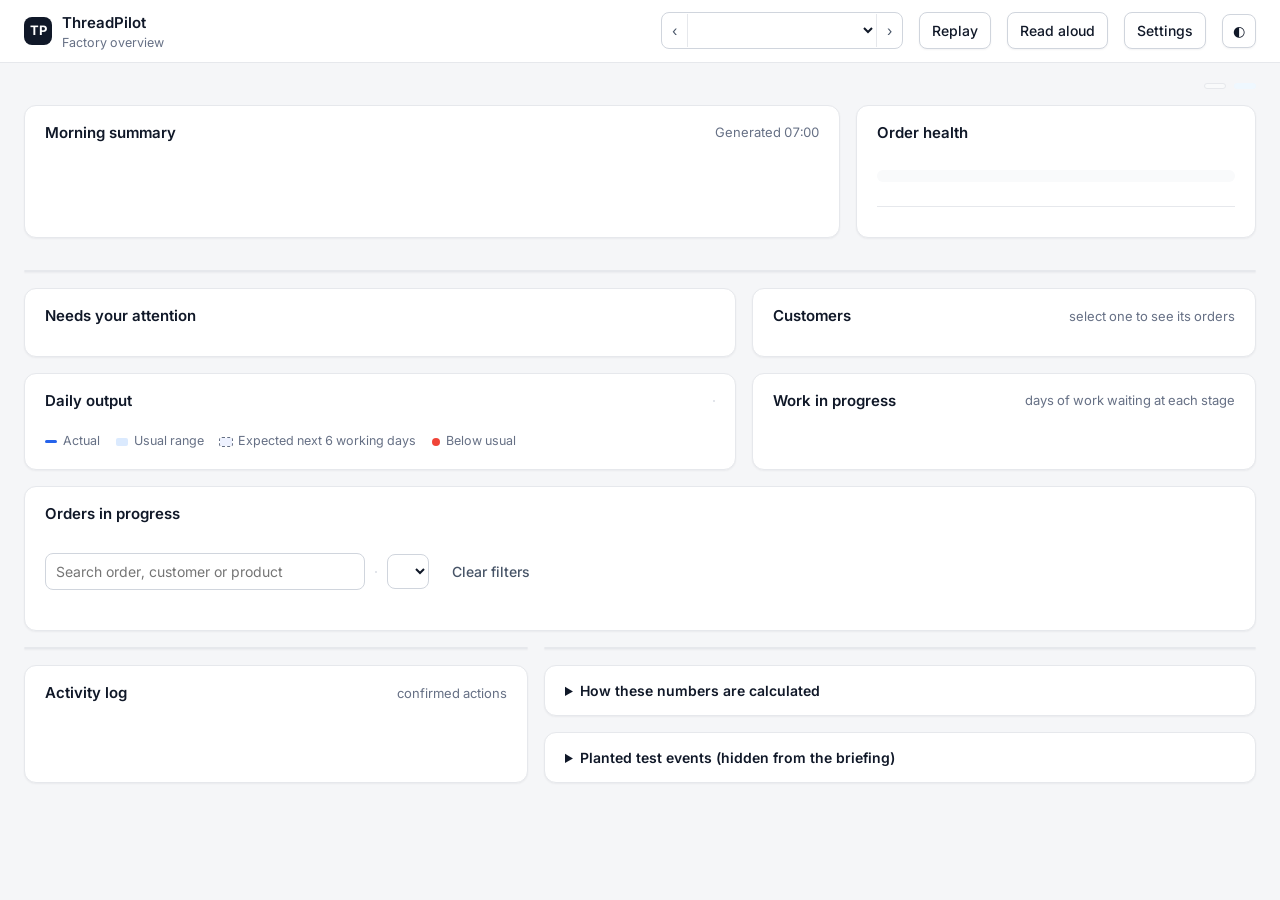
<file: threadpilot/simulation/demo_template.html>
<!doctype html>
<html lang="en">
<head>
<meta charset="utf-8">
<meta name="viewport" content="width=device-width, initial-scale=1, viewport-fit=cover">
<title>ThreadPilot · Factory overview</title>
<link rel="preconnect" href="https://fonts.googleapis.com">
<link href="https://fonts.googleapis.com/css2?family=Inter:wght@400;500;600;700&display=swap" rel="stylesheet">
<style>
:root{
  --bg:#F5F6F8; --surface:#FFFFFF; --subtle:#F9FAFB; --border:#E6E8EC; --border-strong:#D0D5DD;
  --text:#101828; --text-2:#475467; --text-3:#667085;
  --primary:#101828; --on-primary:#FFFFFF;
  --chart:#2563EB; --band:#DBEAFE; --band-2:#EEF2FF;
  --ok:#12B76A; --ok-text:#067647; --ok-soft:#ECFDF3;
  --warn:#F79009; --warn-text:#B54708; --warn-soft:#FFFAEB;
  --bad:#F04438; --bad-text:#B42318; --bad-soft:#FEF3F2;
  --info-soft:#EFF8FF; --info-text:#175CD3;
  --shadow:0 1px 2px rgba(16,24,40,.05);
  --radius:12px;
  --font:"Inter",system-ui,-apple-system,"Segoe UI",Roboto,Arial,sans-serif;
  box-sizing:border-box;
  padding-top:env(safe-area-inset-top,0px); padding-bottom:env(safe-area-inset-bottom,0px);
}
@media (prefers-color-scheme:dark){:root:not([data-theme="light"]){
  --bg:#0E1117; --surface:#161B22; --subtle:#1C222B; --border:#262D38; --border-strong:#374151;
  --text:#F2F4F7; --text-2:#C0C6D0; --text-3:#98A2B3; --primary:#F2F4F7; --on-primary:#101828;
  --chart:#60A5FA; --band:#1E3A5F; --band-2:#1A2436;
  --ok:#32D583; --ok-text:#6CE9A6; --ok-soft:rgba(18,183,106,.14);
  --warn:#FDB022; --warn-text:#FEC84B; --warn-soft:rgba(247,144,9,.14);
  --bad:#F97066; --bad-text:#FDA29B; --bad-soft:rgba(240,68,56,.14);
  --info-soft:rgba(46,144,250,.14); --info-text:#84CAFF; --shadow:none;}}
:root[data-theme="dark"]{
  --bg:#0E1117; --surface:#161B22; --subtle:#1C222B; --border:#262D38; --border-strong:#374151;
  --text:#F2F4F7; --text-2:#C0C6D0; --text-3:#98A2B3; --primary:#F2F4F7; --on-primary:#101828;
  --chart:#60A5FA; --band:#1E3A5F; --band-2:#1A2436;
  --ok:#32D583; --ok-text:#6CE9A6; --ok-soft:rgba(18,183,106,.14);
  --warn:#FDB022; --warn-text:#FEC84B; --warn-soft:rgba(247,144,9,.14);
  --bad:#F97066; --bad-text:#FDA29B; --bad-soft:rgba(240,68,56,.14);
  --info-soft:rgba(46,144,250,.14); --info-text:#84CAFF; --shadow:none;}
*,*::before,*::after{box-sizing:inherit}
html{scroll-padding-top:calc(env(safe-area-inset-top,0px) + 76px)}
html,body{margin:0}
body{background:var(--bg);color:var(--text);font:14px/1.5 var(--font);font-variant-numeric:tabular-nums;-webkit-font-smoothing:antialiased}
h1,h2,h3,p{margin:0}
button,input,select,textarea{font:inherit;color:inherit}
button{cursor:pointer}
:focus-visible{outline:2px solid var(--chart);outline-offset:2px}
.muted{color:var(--text-3)}

/* header */
.topbar{position:sticky;top:env(safe-area-inset-top,0px);z-index:20;background:var(--surface);border-bottom:1px solid var(--border)}
.topbar-in{max-width:1320px;margin:0 auto;padding:12px 24px;display:flex;align-items:center;gap:16px;flex-wrap:wrap}
.logo{display:flex;align-items:center;gap:10px;font-weight:600;font-size:15px;margin-right:auto}
.logo i{width:28px;height:28px;border-radius:8px;background:var(--primary);display:grid;place-items:center;color:var(--on-primary);font-style:normal;font-weight:700;font-size:13px}
.logo small{display:block;font-weight:400;color:var(--text-3);font-size:12.5px;line-height:1.2}
.datepick{display:flex;align-items:center;border:1px solid var(--border-strong);border-radius:8px;overflow:hidden;background:var(--surface)}
.datepick button{border:0;background:none;padding:7px 10px;color:var(--text-2)}
.datepick button:disabled{opacity:.35;cursor:default}
.datepick select{border:0;border-left:1px solid var(--border);border-right:1px solid var(--border);background:none;padding:7px 10px;font-weight:500;min-width:190px}
.btn{border:1px solid var(--border-strong);background:var(--surface);border-radius:8px;padding:7px 12px;font-weight:500;box-shadow:var(--shadow);white-space:nowrap}
.btn:hover{background:var(--subtle)}
.btn.primary{background:var(--primary);color:var(--on-primary);border-color:var(--primary)}
.btn.sm{padding:4px 10px;font-size:13px}
.btn.ghost{border-color:transparent;box-shadow:none;background:none;color:var(--text-2)}
.btn[aria-pressed="true"]{background:var(--primary);color:var(--on-primary);border-color:var(--primary)}
.iconbtn{width:34px;height:34px;display:grid;place-items:center;padding:0}

.page{max-width:1320px;margin:0 auto;padding:20px 24px 56px}
.pagehead{display:flex;flex-wrap:wrap;justify-content:space-between;align-items:flex-end;gap:8px 16px;margin-bottom:16px}
.pagehead h1{font-size:24px;font-weight:600;letter-spacing:-.01em}
.pagehead p{color:var(--text-3);margin-top:2px}
.badge{display:inline-flex;align-items:center;gap:6px;border-radius:999px;padding:2px 10px;font-size:12.5px;font-weight:500;background:var(--subtle);border:1px solid var(--border);color:var(--text-2)}
.badge.sim{background:var(--info-soft);border-color:transparent;color:var(--info-text)}

.grid{display:grid;grid-template-columns:repeat(12,minmax(0,1fr));gap:16px}
.s12{grid-column:span 12}.s8{grid-column:span 8}.s7{grid-column:span 7}.s5{grid-column:span 5}.s4{grid-column:span 4}
@media (max-width:1080px){.s8,.s7,.s5,.s4{grid-column:span 12}}
.card{background:var(--surface);border:1px solid var(--border);border-radius:var(--radius);box-shadow:var(--shadow);min-width:0}
.card-h{display:flex;align-items:center;justify-content:space-between;gap:12px;padding:16px 20px 0;flex-wrap:wrap}
.card-h h2{font-size:15px;font-weight:600}
.card-h .muted{font-size:13px}
.card-b{padding:14px 20px 18px}

/* summary */
.summary li{display:flex;gap:12px;align-items:flex-start;padding:8px 0;font-size:15.5px;line-height:1.45}
.summary li+li{border-top:1px solid var(--border)}
.summary ul{list-style:none;margin:0;padding:0}
.summary .k{flex:0 0 78px;font-size:12.5px;font-weight:500;color:var(--text-3);padding-top:2px}
.changes{display:flex;flex-wrap:wrap;gap:6px;margin-top:12px}
.pill{display:inline-flex;align-items:center;gap:6px;border-radius:999px;padding:2px 10px;font-size:12.5px;font-weight:500;white-space:nowrap}
.pill::before{content:"";width:6px;height:6px;border-radius:50%;background:currentColor}
.pill.late,.pill.critical{background:var(--bad-soft);color:var(--bad-text)}
.pill.at_risk,.pill.high{background:var(--warn-soft);color:var(--warn-text)}
.pill.on_track,.pill.cleared{background:var(--ok-soft);color:var(--ok-text)}
.pill.watch,.pill.neutral{background:var(--subtle);color:var(--text-2)}
.pill.new{background:var(--info-soft);color:var(--info-text)}
.pill.plain::before{display:none}
.changes .pill{white-space:normal;max-width:100%}
.changes .pill::before{flex:none}

/* health */
.stack{display:flex;height:12px;border-radius:6px;overflow:hidden;background:var(--subtle);margin:12px 0 10px}
.stack span{display:block;height:100%}
.legend3{display:grid;grid-template-columns:repeat(3,1fr);gap:8px}
.legend3 button{border:1px solid var(--border);background:var(--surface);border-radius:8px;padding:8px 10px;text-align:left}
.legend3 button:hover{background:var(--subtle)}
.legend3 b{display:block;font-size:20px;font-weight:600}
.legend3 small{display:flex;align-items:center;gap:6px;color:var(--text-3);font-size:12.5px}
.legend3 small i{width:8px;height:8px;border-radius:2px}
.otd{display:flex;align-items:center;justify-content:space-between;gap:8px;flex-wrap:wrap;margin-top:14px;padding-top:12px;border-top:1px solid var(--border)}
.otd b{font-size:20px;font-weight:600}

/* kpis */
.kpis{display:grid;grid-template-columns:repeat(5,minmax(0,1fr));gap:16px}
@media (max-width:1080px){.kpis{grid-template-columns:repeat(2,minmax(0,1fr))}}
.kpi{padding:16px 18px;display:flex;flex-direction:column;gap:6px;text-align:left;border:1px solid var(--border);background:var(--surface);border-radius:var(--radius);box-shadow:var(--shadow);min-width:0}
button.kpi:hover{border-color:var(--border-strong)}
.kpi .label{color:var(--text-2);font-weight:500;font-size:13px}
.kpi .row{display:flex;align-items:flex-end;justify-content:space-between;gap:8px;flex-wrap:wrap}
.kpi .value{font-size:28px;font-weight:600;line-height:1.1;letter-spacing:-.02em}
.kpi .sub{font-size:12.5px;color:var(--text-3)}
.delta{display:inline-flex;align-items:center;gap:2px;font-size:12.5px;font-weight:500;border-radius:6px;padding:1px 6px;white-space:nowrap}
.delta.bad{background:var(--bad-soft);color:var(--bad-text)} .delta.good{background:var(--ok-soft);color:var(--ok-text)} .delta.flat{background:var(--subtle);color:var(--text-3)}
.spark{width:84px;height:30px;flex:none}

/* attention list */
.alist{list-style:none;margin:0;padding:0}
.aitem{padding:14px 20px;border-top:1px solid var(--border)}
.aitem:first-child{border-top:0}
.atop{display:flex;gap:10px;align-items:flex-start}
.atop h3{font-size:14.5px;font-weight:600;line-height:1.4;flex:1}
.anext{display:flex;flex-wrap:wrap;align-items:center;gap:8px;margin-top:8px;color:var(--text-2);font-size:13.5px}
.anext .step{margin-right:auto}
.adetail{margin-top:10px;color:var(--text-2);font-size:13.5px}
.adetail p{margin-bottom:8px}

table{border-collapse:collapse;width:100%}
th{font-size:12px;font-weight:500;color:var(--text-3);text-align:left;padding:10px 12px;background:var(--subtle);border-bottom:1px solid var(--border);white-space:nowrap}
td{padding:11px 12px;border-bottom:1px solid var(--border);vertical-align:middle;white-space:nowrap}
tbody tr:last-child td{border-bottom:0}
.tbl{overflow-x:auto;position:relative}
.mini th,.mini td{padding:6px 10px;font-size:12.5px}
.num{text-align:right}
tr.click{cursor:pointer}
.rowbtn{background:none;border:0;padding:2px 0;font:inherit;font-weight:600;color:inherit;cursor:pointer;text-decoration:underline dotted var(--text-3);text-underline-offset:3px}
.sr-only{position:absolute;width:1px;height:1px;padding:0;margin:-1px;border:0;overflow:hidden;clip:rect(0 0 0 0);white-space:nowrap}
tr.click:hover td{background:var(--subtle)}
.segbar{display:flex;width:120px;height:8px;border-radius:4px;overflow:hidden;background:var(--subtle)}
.segbar span{height:100%}
.flag{font-size:12px;color:var(--bad-text);font-weight:500}

/* chart */
.seg{display:inline-flex;border:1px solid var(--border-strong);border-radius:8px;overflow:hidden;flex-wrap:wrap}
.seg button{border:0;background:var(--surface);padding:6px 11px;font-size:13px;font-weight:500;color:var(--text-2)}
.seg button+button{border-left:1px solid var(--border)}
.seg button[aria-pressed="true"]{background:var(--subtle);color:var(--text);box-shadow:inset 0 -2px 0 var(--text)}
.chartsum{display:flex;flex-wrap:wrap;align-items:baseline;gap:4px 12px;margin-bottom:6px}
.chartsum b{font-size:22px;font-weight:600}
.chart{width:100%;height:auto;display:block}
.chart text{font:11px var(--font);fill:var(--text-3)}
.chart-legend{display:flex;flex-wrap:wrap;gap:4px 16px;font-size:12.5px;color:var(--text-3);margin-top:6px}
.chart-legend i{display:inline-block;width:12px;height:8px;border-radius:2px;margin-right:6px;vertical-align:middle}

/* wip */
.wip{display:grid;gap:14px}
.wiprow .top{display:flex;justify-content:space-between;gap:8px;font-size:13.5px}
.wiprow .top b{font-weight:600}
.track{height:10px;border-radius:5px;background:var(--subtle);margin-top:6px;overflow:hidden}
.track span{display:block;height:100%;border-radius:5px;background:var(--chart)}
.track span.hot{background:var(--warn)}
.callout{margin-top:14px;padding:10px 12px;border-radius:8px;background:var(--warn-soft);color:var(--warn-text);font-size:13.5px}

/* outlook + orders */
.outlook{display:grid;grid-template-columns:repeat(4,minmax(0,1fr));gap:12px;margin-bottom:14px}
@media (max-width:720px){.outlook{grid-template-columns:repeat(2,minmax(0,1fr))}}
.obox{border:1px solid var(--border);border-radius:10px;padding:10px 12px;background:var(--surface);text-align:left}
.obox[aria-pressed="true"]{border-color:var(--text);box-shadow:0 0 0 1px var(--text)}
.obox b{font-size:20px;font-weight:600;display:block}
.obox small{color:var(--text-3);font-size:12.5px}
.toolbar{display:flex;flex-wrap:wrap;gap:10px;align-items:center;margin-bottom:12px}
.toolbar input,.toolbar select{border:1px solid var(--border-strong);border-radius:8px;padding:7px 10px;background:var(--surface)}
.toolbar input{min-width:200px;flex:1 1 200px;max-width:320px}
.pips{display:inline-flex;gap:2px;margin-right:8px;vertical-align:middle}
.pips i{width:12px;height:6px;border-radius:2px;background:var(--border)}
.pips i.done{background:var(--chart)} .pips i.here{background:var(--text)}
tr.expand td{white-space:normal;background:var(--subtle);color:var(--text-2);font-size:13px}
.empty{padding:28px;text-align:center;color:var(--text-3)}

.log{list-style:none;margin:0;padding:0}
.log li{padding:10px 0;border-top:1px solid var(--border);font-size:13.5px;display:flex;gap:10px}
.log li:first-child{border-top:0}
.log time{color:var(--text-3);flex:none;width:48px}

details.card{padding:14px 20px}
details summary{cursor:pointer;font-weight:600}
dl{display:grid;grid-template-columns:max-content 1fr;gap:6px 18px;margin:12px 0 0;font-size:13.5px}
@media (max-width:640px){dl{grid-template-columns:1fr}dd{margin-bottom:6px}}
dt{font-weight:500} dd{margin:0;color:var(--text-2)}
.ev-on td{color:var(--bad-text);font-weight:500}

/* modal + toast */
.modal{position:fixed;inset:0;background:rgba(16,24,40,.5);display:grid;place-items:center;padding:16px;z-index:50}
.modal[hidden]{display:none}
.dialog{background:var(--surface);border-radius:14px;width:min(520px,100%);max-height:90vh;overflow:auto;box-shadow:0 20px 40px rgba(16,24,40,.2)}
.dialog header{padding:18px 20px 0}
.dialog h2{font-size:17px;font-weight:600}
.dialog .body{padding:14px 20px;display:grid;gap:12px}
.dialog label{display:grid;gap:4px;font-size:13px;font-weight:500;color:var(--text-2)}
.dialog textarea,.dialog select{border:1px solid var(--border-strong);border-radius:8px;padding:8px 10px;background:var(--surface);width:100%}
.dialog textarea{min-height:120px;resize:vertical}
.blast{font-size:13px;padding:10px 12px;border-radius:8px;background:var(--subtle);color:var(--text-2)}
.dialog footer{display:flex;justify-content:flex-end;gap:8px;padding:0 20px 18px}
.toast{position:fixed;left:50%;bottom:calc(20px + env(safe-area-inset-bottom,0px));transform:translateX(-50%);background:var(--primary);color:var(--on-primary);padding:10px 16px;border-radius:10px;font-weight:500;z-index:60}
.toast[hidden]{display:none}
@media (max-width:640px){.topbar-in{gap:8px}.topbar-in .btn{padding:6px 9px;font-size:13px}.topbar-in,.page{padding-left:14px;padding-right:14px}.datepick select{min-width:0}.logo small{display:none}.pagehead h1{font-size:20px}.summary .k{flex-basis:64px}}
/*__CHAT_CSS__*/
/*__PANELS_CSS__*/
</style>
</head>
<body>
<header class="topbar">
  <div class="topbar-in">
    <div class="logo"><i>TP</i><div>ThreadPilot<small>Factory overview</small></div></div>
    <div class="datepick" role="group" aria-label="Choose a morning">
      <button id="prev" aria-label="Previous morning">&#8249;</button>
      <select id="daysel" aria-label="Morning"></select>
      <button id="next" aria-label="Next morning">&#8250;</button>
    </div>
    <button class="btn" id="play" aria-pressed="false">Replay</button>
    <button class="btn" id="speak">Read aloud</button>
    <a class="btn" id="liveLink" href="/#/dashboard" hidden>Live app</a>
    <button class="btn" id="settingsBtn">Settings</button>
    <button class="btn iconbtn" id="theme" aria-label="Switch between light and dark" title="Light / dark">&#9680;</button>
  </div>
</header>

<main class="page">
  <div class="pagehead">
    <div><h1 id="title"></h1><p id="subtitle"></p></div>
    <span style="display:flex;gap:8px;flex-wrap:wrap"><span class="badge" id="refreshNote"></span><span class="badge sim" id="simbadge"></span></span>
  </div>

  <div class="grid">
    <section class="card s8 summary">
      <div class="card-h"><h2>Morning summary</h2><span class="muted">Generated 07:00</span></div>
      <div class="card-b"><ul id="summary"></ul><div class="changes" id="changes"></div></div>
    </section>

    <section class="card s4">
      <div class="card-h"><h2>Order health</h2><span class="muted" id="activeCount"></span></div>
      <div class="card-b">
        <div class="stack" id="stack" role="img"></div>
        <div class="legend3" id="legend3"></div>
        <div class="otd" id="otd"></div>
      </div>
    </section>

    <div class="s12 kpis" id="kpis"></div>

    <section class="card s12" id="riskCard" aria-label="At risk"></section>

    <section class="card s7">
      <div class="card-h"><h2>Needs your attention</h2><span class="muted" id="acount"></span></div>
      <ul class="alist" id="attention"></ul>
    </section>

    <section class="card s5">
      <div class="card-h"><h2>Customers</h2><span class="muted">select one to see its orders</span></div>
      <div class="card-b tbl" style="padding-top:10px"><table id="customers"></table></div>
    </section>

    <section class="card s7">
      <div class="card-h"><h2>Daily output</h2><div class="seg" id="stageSeg" role="group" aria-label="Stage"></div></div>
      <div class="card-b">
        <div class="chartsum" id="chartsum"></div>
        <div id="chart"></div>
        <div class="chart-legend">
          <span><i style="background:var(--chart);height:3px"></i>Actual</span>
          <span><i style="background:var(--band)"></i>Usual range</span>
          <span><i style="background:var(--band-2);outline:1px dashed var(--text-3)"></i>Expected next 6 working days</span>
          <span><i style="background:var(--bad);width:8px;height:8px;border-radius:50%"></i>Below usual</span>
        </div>
      </div>
    </section>

    <section class="card s5">
      <div class="card-h"><h2>Work in progress</h2><span class="muted">days of work waiting at each stage</span></div>
      <div class="card-b"><div class="wip" id="wip"></div><div id="bottleneck"></div></div>
    </section>

    <section class="card s12" id="ordersCard">
      <div class="card-h"><h2>Orders in progress</h2><span class="muted" id="ocount"></span></div>
      <div class="card-b">
        <div class="outlook" id="outlook"></div>
        <div class="toolbar">
          <input id="q" type="search" placeholder="Search order, customer or product" aria-label="Search orders">
          <div class="seg" id="statusSeg" role="group" aria-label="Status"></div>
          <select id="custSel" aria-label="Customer"></select>
          <button class="btn ghost" id="clear">Clear filters</button>
        </div>
        <div class="tbl"><table id="orders"></table></div>
        <div style="margin-top:10px;display:flex;justify-content:center"><button class="btn sm" id="more" hidden></button></div>
      </div>
    </section>

    <section class="card s5" id="forecastCard" aria-label="Expected orders"></section>
    <section class="card s7" id="memoCard" aria-label="Memos"></section>

    <section class="card s5">
      <div class="card-h"><h2>Activity log</h2><span class="muted">confirmed actions</span></div>
      <div class="card-b"><ul class="log" id="log"></ul></div>
    </section>

    <div class="s7" style="display:grid;gap:16px;align-content:start">
      <details class="card"><summary>How these numbers are calculated</summary><dl id="defs"></dl></details>
      <details class="card"><summary>Planted test events (hidden from the briefing)</summary>
        <p class="muted" style="margin:10px 0">The simulator injected these problems. The briefing never reads this list and had to find them in the data. Highlighted rows affect the selected morning.</p>
        <div class="tbl"><table class="mini" id="scenario"></table></div>
      </details>
    </div>
  </div>
</main>

<div class="modal" id="modal" hidden><div class="dialog" role="dialog" aria-modal="true" aria-labelledby="mtitle">
  <header role="presentation"><h2 id="mtitle"></h2><p class="muted" id="msub" style="margin-top:4px"></p></header>
  <div class="body" id="mbody"></div>
  <footer><button class="btn" id="mcancel">Cancel</button><button class="btn primary" id="mok"></button></footer>
</div></div>
<div class="toast" id="toast" role="status" hidden></div>
<!--__CHAT_HTML__-->
<!--__PANELS_HTML__-->

<script>
const DATA = /*__DATA__*/null;
const B = DATA.briefings;
const STAGES = ["KNITTING","ASSEMBLY","WASHING","PACKING"];
const LABEL = {late:"Late", at_risk:"At risk", on_track:"On track", critical:"Critical", high:"High", watch:"Watch"};
const $ = s => document.querySelector(s);
const esc = s => String(s ?? "").replace(/[&<>"']/g, c => ({"&":"&amp;","<":"&lt;",">":"&gt;",'"':"&quot;","'":"&#39;"}[c]));
const cap = s => s.charAt(0) + s.slice(1).toLowerCase();
/* Dates are formatted by hand. The browser's toLocaleDateString output depends on its date data and changed between
   browser versions (newer data drops the comma in "Fri, 10 Apr"), so the page and its tests varied by browser. */
const WD_S = ["Sun","Mon","Tue","Wed","Thu","Fri","Sat"], WD_L = ["Sunday","Monday","Tuesday","Wednesday","Thursday","Friday","Saturday"];
const MO_S = ["Jan","Feb","Mar","Apr","May","Jun","Jul","Aug","Sep","Oct","Nov","Dec"];
const MO_L = ["January","February","March","April","May","June","July","August","September","October","November","December"];
const fmt = (s, o) => {
  const d = new Date(s + "T12:00:00Z");
  const md = [o.day ? d.getUTCDate() : null, o.month ? (o.month === "long" ? MO_L : MO_S)[d.getUTCMonth()] : null, o.year ? d.getUTCFullYear() : null]
    .filter(x => x !== null).join(" ");
  if (!o.weekday) return md;
  const w = (o.weekday === "long" ? WD_L : WD_S)[d.getUTCDay()];
  return !md ? w : o.weekday === "long" ? `${w} ${md}` : `${w}, ${md}`;
};
const n = v => v == null ? "–" : Number(v).toLocaleString("en-GB");
const short = t => t.length > 64 ? t.slice(0, 62) + "…" : t;

let idx = B.length - 1, timer = null, stage = "TOTAL", limit = 12;
const filters = {q:"", status:"all", customer:"", bucket:""};
const log = [];

/* ---------- header ---------- */
function header(){
  const b = B[idx];
  $("#daysel").innerHTML = B.map((x, i) => `<option value="${i}" ${i === idx ? "selected" : ""}>${fmt(x.business_date,{weekday:"short",day:"numeric",month:"short",year:"numeric"})}</option>`).join("");
  $("#prev").disabled = idx === 0; $("#next").disabled = idx === B.length - 1;
  $("#title").textContent = `Good morning. Here is the factory on ${fmt(b.business_date,{weekday:"long",day:"numeric",month:"long"})}.`;
  $("#subtitle").textContent = `Data up to ${fmt(b.covers,{weekday:"long",day:"numeric",month:"long"})}. The factory is closed on Sundays.`;
  $("#simbadge").textContent = idx === 0 ? "Original dataset" : `Simulated day ${idx}`;
}

/* ---------- summary + health ---------- */
function summary(){
  const b = B[idx], keys = ["Yesterday", "Top issue", "Decide"];
  const lines = [b.headline[0].replace(/^(Yesterday|Last working day) \([^)]*\): /, ""),
                 b.headline[1], b.headline[2].replace(/^Decide today: /, "")];
  $("#summary").innerHTML = lines.map((l, i) => `<li><span class="k">${keys[i]}</span><span>${esc(l)}</span></li>`).join("");
  const nw = b.findings.filter(f => f.is_new), res = b.resolved_since_previous;
  $("#changes").innerHTML = idx === 0 ? `<span class="pill neutral plain">First briefing: nothing to compare with</span>` :
    nw.map(f => `<span class="pill new">New: ${esc(short(f.title))}</span>`).join("") +
    res.slice(0, 3).map(r => `<span class="pill cleared">Cleared: ${esc(short(r.title))}</span>`).join("") +
    (res.length > 3 ? `<span class="pill cleared plain">+${res.length - 3} more cleared</span>` : "") +
    (!nw.length && !res.length ? `<span class="pill neutral plain">No change since yesterday</span>` : "");

  const c = b.status_counts, total = c.on_track + c.at_risk + c.late;
  $("#activeCount").textContent = `${total} orders in progress`;
  const seg = [["on_track","--ok"],["at_risk","--warn"],["late","--bad"]];
  $("#stack").innerHTML = seg.map(([k, v]) => `<span style="width:${100 * c[k] / total}%;background:var(${v})"></span>`).join("");
  $("#stack").setAttribute("aria-label", `${c.on_track} on track, ${c.at_risk} at risk, ${c.late} late`);
  $("#legend3").innerHTML = seg.map(([k, v]) => `<button data-status="${k}"><small><i style="background:var(${v})"></i>${LABEL[k]}</small><b>${c[k]}</b></button>`).join("");
  const o = b.on_time_30d, p = b.on_time_prev_30d, d = o.pct != null && p.pct != null ? o.pct - p.pct : null;
  $("#otd").innerHTML = `<div><div class="muted" style="font-size:13px">On-time delivery, last 30 days</div><b>${o.pct ?? "–"}%</b> <span class="muted">${o.on_time} of ${o.completed} orders</span></div>
    ${d == null ? "" : `<span class="delta ${d < 0 ? "bad" : d > 0 ? "good" : "flat"}">${d > 0 ? "▲" : d < 0 ? "▼" : ""} ${Math.abs(d)} pts vs prior 30 days</span>`}`;
}

/* ---------- KPIs with sparklines across the mornings ---------- */
function spark(vals, bad){
  const v = vals.filter(x => x != null); if (v.length < 2) return "";
  const lo = Math.min(...v), hi = Math.max(...v), W = 84, H = 30;
  const pts = vals.map((x, i) => x == null ? null : `${(i * (W - 4) / (vals.length - 1) + 2).toFixed(1)},${(H - 3 - (hi === lo ? .5 : (x - lo) / (hi - lo)) * (H - 6)).toFixed(1)}`).filter(Boolean);
  const last = pts[pts.length - 1].split(",");
  const col = bad ? "--bad" : "--chart";
  return `<svg class="spark" viewBox="0 0 ${W} ${H}" aria-hidden="true"><polyline points="${pts.join(" ")}" fill="none" stroke="var(${col})" stroke-width="1.6" stroke-linejoin="round"/><circle cx="${last[0]}" cy="${last[1]}" r="2.4" fill="var(${col})"/></svg>`;
}
let kpiItems = [];
function kpis(){
  const b = B[idx], hist = B.slice(Math.max(0, idx - 13), idx + 1);
  const y = b.stages.TOTAL.yesterday;
  kpiItems = [
    {label:"Late orders", value:b.kpis.overdue, d:b.kpi_delta.overdue, upBad:true, series:hist.map(x => x.kpis.overdue), sub:"past their due date", go:{status:"late"}},
    {label:"At risk", value:b.status_counts.at_risk, d:idx ? b.status_counts.at_risk - B[idx - 1].status_counts.at_risk : null, upBad:true, series:hist.map(x => x.status_counts.at_risk), sub:"may miss the due date", go:{status:"at_risk"}},
    {label:"Due in 7 days", value:b.kpis.due_7d, d:b.kpi_delta.due_7d, upBad:true, series:hist.map(x => x.kpis.due_7d), sub:"deliveries this week", go:{bucket:"week"}},
    {label:"Output yesterday", value:n(y.observed), d:y.pct_vs_mean, pct:true, upBad:false, series:hist.map(x => x.stages.TOTAL.yesterday.observed), sub:`pieces, usual ${n(Math.round(y.mean))}`, go:{chart:true}},
    {label:"On-time delivery", value:(b.on_time_30d.pct ?? "–") + "%", d:b.on_time_30d.pct != null && b.on_time_prev_30d.pct != null ? b.on_time_30d.pct - b.on_time_prev_30d.pct : null, pts:true, upBad:false, series:hist.map(x => x.on_time_30d.pct), sub:"last 30 days", go:null},
  ];
  $("#kpis").innerHTML = kpiItems.map((k, i) => {
    let dl = "";
    if (k.d != null && k.d !== 0) {
      const worse = (k.d > 0) === k.upBad;
      dl = `<span class="delta ${worse ? "bad" : "good"}">${k.d > 0 ? "▲" : "▼"} ${Math.abs(k.d)}${k.pct ? "% vs usual" : k.pts ? " pts" : " vs yesterday"}</span>`;
    } else if (k.d === 0) dl = `<span class="delta flat">no change</span>`;
    const worsening = k.d != null && k.d !== 0 && ((k.d > 0) === k.upBad);
    const tag = k.go ? "button" : "div";
    return `<${tag} class="kpi" data-kpi="${i}"><span class="label">${k.label}</span>
      <div class="row"><span class="value">${k.value}</span>${spark(k.series, worsening)}</div>
      <div class="row"><span class="sub">${k.sub}</span>${dl}</div></${tag}>`;
  }).join("");
}

/* ---------- attention ---------- */
function attention(){
  const b = B[idx];
  $("#acount").textContent = b.more_findings ? `top ${b.findings.length} of ${b.findings.length + b.more_findings}` : `${b.findings.length} items`;
  $("#attention").innerHTML = b.findings.length ? b.findings.map((f, i) => `
    <li class="aitem">
      <div class="atop"><span class="pill ${f.severity}">${LABEL[f.severity]}</span><h3>${esc(f.title)}</h3>${f.is_new ? `<span class="pill new plain">New</span>` : `<span class="muted" style="font-size:12.5px;white-space:nowrap">${f.open_days} days open</span>`}</div>
      <div class="anext"><span class="step">Next step: ${esc(f.next_step)}</span>
        <button class="btn sm" data-detail="${i}" aria-expanded="false">Details</button>
        <button class="btn sm primary" data-act="${i}">${f.action === "chase" ? "Chase" : f.action === "feasibility" ? "Check feasibility" : "Add note"}</button></div>
      <div class="adetail" id="det-${i}" hidden></div>
    </li>`).join("") : `<li class="empty">Nothing needs attention this morning.</li>`;
}
function detail(i){
  const f = B[idx].findings[i], cols = [...new Set(f.evidence.flatMap(e => Object.keys(e.values)))];
  return `<p>${esc(f.detail)}</p><div class="tbl"><table class="mini"><thead><tr><th>Source</th>${cols.map(c => `<th>${esc(c.replace(/_/g, " "))}</th>`).join("")}</tr></thead><tbody>` +
    f.evidence.map(e => `<tr><td>${esc(e.file)} line ${e.row}</td>${cols.map(c => `<td>${esc(e.values[c])}</td>`).join("")}</tr>`).join("") +
    `</tbody></table></div><p class="muted" style="margin-top:8px;font-size:12.5px">Why this rank: ${esc(f.score_reason)}; ${esc(f.rank_reason)}.</p>`;
}

/* ---------- customers ---------- */
function customers(){
  const cs = B[idx].customers;
  $("#customers").innerHTML = `<thead><tr><th>Customer</th><th class="num">Active</th><th>Status</th><th class="num">On time, 60 days</th></tr></thead><tbody>` +
    cs.map(c => `<tr class="click" data-cust="${esc(c.customer)}" tabindex="0">
      <td><span style="font-weight:500">${esc(c.customer)}</span>${c.stalled ? `<br><span class="flag">All orders stalled</span>` : ""}</td>
      <td class="num">${c.active}</td>
      <td><div class="segbar" title="${c.on_track} on track, ${c.at_risk} at risk, ${c.late} late">
        ${c.active ? `<span style="width:${100 * c.on_track / c.active}%;background:var(--ok)"></span><span style="width:${100 * c.at_risk / c.active}%;background:var(--warn)"></span><span style="width:${100 * c.late / c.active}%;background:var(--bad)"></span>` : ""}</div>
        <span class="muted" style="font-size:12px">${c.late ? c.late + " late" : ""}${c.late && c.at_risk ? ", " : ""}${c.at_risk ? c.at_risk + " at risk" : ""}${!c.late && !c.at_risk ? (c.active ? "all on track" : "no open orders") : ""}</span></td>
      <td class="num">${c.otd_60d == null ? "–" : `<span style="font-weight:500;color:var(${c.otd_60d < 50 ? "--bad-text" : c.otd_60d < 80 ? "--warn-text" : "--ok-text"})">${c.otd_60d}%</span>`}</td></tr>`).join("") + `</tbody>`;
}

/* ---------- chart ---------- */
function chart(){
  $("#stageSeg").innerHTML = ["TOTAL", ...STAGES].map(s => `<button data-stage="${s}" aria-pressed="${s === stage}">${s === "TOTAL" ? "All stages" : cap(s)}</button>`).join("");
  const st = B[idx].stages[stage], H = st.history, E = st.expected, all = [...H, ...E], y = st.yesterday;
  const cmp = y.pct_vs_mean == null ? "not enough history" : y.status === "normal" ? "within the usual range" : `${Math.abs(y.pct_vs_mean)}% ${y.status} usual`;
  $("#chartsum").innerHTML = `<b>${n(y.observed)}</b><span class="muted">pieces on ${fmt(B[idx].covers,{weekday:"short",day:"numeric",month:"short"})}</span>
    <span class="pill ${y.status === "below" ? "late" : y.status === "above" ? "on_track" : "neutral"} plain">${cmp}</span>`;
  const W = 640, Ht = 230, L = 44, R = 10, T = 10, Bt = 26;
  const vals = all.flatMap(p => [p.value, p.high]).filter(v => v != null);
  const raw = Math.max(...vals) * 1.05 || 100, mag = 10 ** Math.floor(Math.log10(raw / 4));
  const step = [1, 2, 2.5, 5, 10].map(m => m * mag).find(st => st * 4 >= raw), max = step * 4;
  const x = i => L + i * (W - L - R) / (all.length - 1), yy = v => T + (1 - v / max) * (Ht - T - Bt);
  const band = (pts, off) => { const ok = pts.map((p, i) => [i + off, p]).filter(([, p]) => p.low != null);
    return ok.length ? "M" + ok.map(([i, p]) => `${x(i)},${yy(p.high)}`).join("L") + "L" + [...ok].reverse().map(([i, p]) => `${x(i)},${yy(p.low)}`).join("L") + "Z" : ""; };
  const grid = [0, .25, .5, .75, 1].map(f => { const v = Math.round(max * f);
    return `<line x1="${L}" x2="${W - R}" y1="${yy(v)}" y2="${yy(v)}" stroke="var(--border)"/><text x="${L - 8}" y="${yy(v) + 4}" text-anchor="end">${v >= 1000 ? +(v / 1000).toFixed(1) + "k" : v}</text>`; }).join("");
  const line = H.map((p, i) => p.value == null ? null : `${x(i)},${yy(p.value)}`).filter(Boolean).join("L");
  const exp = E.map((p, i) => p.mean == null ? null : `${x(H.length + i)},${yy(p.mean)}`).filter(Boolean);
  const pts = H.map((p, i) => { if (p.value == null) return ""; const low = p.low != null && p.value < p.low;
    return `<circle cx="${x(i)}" cy="${yy(p.value)}" r="${low ? 4 : 2.5}" fill="var(${low ? "--bad" : "--chart"})"/>
     <rect x="${x(i) - 12}" y="${T}" width="24" height="${Ht - T - Bt}" fill="transparent"><title>${fmt(p.date,{weekday:"short",day:"numeric",month:"short"})}: ${n(p.value)} pieces (usual ${p.mean != null ? n(Math.round(p.mean)) : "–"})</title></rect>`; }).join("");
  const ticks = [0, Math.floor(H.length / 2), H.length - 1].map(i => `<text x="${x(i)}" y="${Ht - 8}" text-anchor="middle">${fmt(H[i].date,{day:"numeric",month:"short"})}</text>`).join("") +
    `<text x="${x(all.length - 1)}" y="${Ht - 8}" text-anchor="end">next 6 days</text>`;
  $("#chart").innerHTML = `<svg class="chart" viewBox="0 0 ${W} ${Ht}" role="img" aria-label="${stage === "TOTAL" ? "Total" : cap(stage)} daily output for ${H.length} working days, then expected values">
    ${grid}<path d="${band(H, 0)}" fill="var(--band)"/><path d="${band(E, H.length)}" fill="var(--band-2)"/>
    <line x1="${x(H.length - 1)}" x2="${x(H.length - 1)}" y1="${T}" y2="${Ht - Bt}" stroke="var(--border-strong)" stroke-dasharray="3 3"/>
    <path d="M${line}" fill="none" stroke="var(--chart)" stroke-width="2.2" stroke-linejoin="round"/>
    ${exp.length ? `<path d="M${exp.join("L")}" fill="none" stroke="var(--text-3)" stroke-width="1.6" stroke-dasharray="5 4"/>` : ""}
    ${pts}${ticks}</svg>`;
}

/* ---------- WIP ---------- */
function wip(){
  const p = B[idx].pipeline, max = Math.max(...p.map(s => s.days_of_work || 0), 1);
  const hot = p.reduce((a, s) => (s.days_of_work || 0) > (a.days_of_work || 0) ? s : a);
  $("#wip").innerHTML = p.map(s => `<div class="wiprow"><div class="top"><span><b>${cap(s.stage)}</b> <span class="muted">${s.orders} orders, ${n(s.pieces)} pcs${s.late ? `, <span style="color:var(--bad-text)">${s.late} late</span>` : ""}</span></span>
    <span><b>${s.days_of_work ?? "–"}</b> <span class="muted">days</span></span></div>
    <div class="track"><span class="${s === hot ? "hot" : ""}" style="width:${100 * (s.days_of_work || 0) / max}%"></span></div></div>`).join("");
  $("#bottleneck").innerHTML = hot.days_of_work ? `<div class="callout"><b>${cap(hot.stage)}</b> is the bottleneck: ${n(hot.pieces)} pieces waiting, about ${hot.days_of_work} days at an estimated ${n(hot.capacity_per_day)} pieces a day.</div>` : "";
}

/* ---------- orders ---------- */
function orders(){
  const b = B[idx];
  $("#outlook").innerHTML = b.outlook.map(o => `<button class="obox" data-bucket="${o.key}" aria-pressed="${filters.bucket === o.key}">
    <small>${esc(o.label)}</small><b>${o.orders}</b><small>${n(o.pieces)} pcs${o.key !== "late" && o.at_risk ? `, <span style="color:var(--warn-text)">${o.at_risk} at risk</span>` : ""}</small></button>`).join("");
  $("#statusSeg").innerHTML = ["all","late","at_risk","on_track"].map(s => `<button data-st="${s}" aria-pressed="${filters.status === s}">${s === "all" ? "All" : LABEL[s]}</button>`).join("");
  const custs = [...new Set(b.orders.map(o => o.customer))].sort();
  $("#custSel").innerHTML = `<option value="">All customers</option>` + custs.map(c => `<option ${c === filters.customer ? "selected" : ""}>${esc(c)}</option>`).join("");
  if ($("#q") !== document.activeElement) $("#q").value = filters.q;
  const inBucket = o => !filters.bucket || (filters.bucket === "late" ? o.days_to_due < 0 : filters.bucket === "week" ? o.days_to_due >= 0 && o.days_to_due <= 7 : filters.bucket === "next" ? o.days_to_due >= 8 && o.days_to_due <= 14 : o.days_to_due > 14);
  const q = filters.q.toLowerCase();
  const list = b.orders.filter(o => (filters.status === "all" || o.status === filters.status) && (!filters.customer || o.customer === filters.customer) && inBucket(o)
    && (!q || `${o.order_id} ${o.customer} ${o.product}`.toLowerCase().includes(q)));
  $("#ocount").textContent = `${list.length} of ${b.orders.length} shown`;
  const shown = list.slice(0, limit);
  $("#orders").innerHTML = `<thead><tr><th>Order</th><th>Customer</th><th>Stage</th><th>Due</th><th>Status</th><th>Why</th><th><span class="sr-only">Actions</span></th></tr></thead><tbody>` +
    (shown.length ? shown.map(o => {
      const si = STAGES.indexOf(o.stage);
      const due = o.days_to_due < 0 ? `<span style="color:var(--bad-text);font-weight:500">${-o.days_to_due}d late</span>` : o.days_to_due === 0 ? "Today" : `${fmt(o.due_date,{day:"numeric",month:"short"})} <span class="muted">(${o.days_to_due}d)</span>`;
      return `<tr class="click" data-oid="${esc(o.order_id)}"><td><button type="button" class="rowbtn" data-rowbtn="${esc(o.order_id)}" aria-expanded="false" aria-controls="x-${esc(o.order_id)}">${esc(o.order_id)}</button></td>
        <td>${esc(o.customer)}<br><span class="muted">${n(o.pieces)} ${esc(o.product.toLowerCase())}</span></td>
        <td><span class="pips">${STAGES.map((_, j) => `<i class="${j < si ? "done" : j === si ? "here" : ""}"></i>`).join("")}</span>${cap(o.stage)}</td>
        <td>${due}${window.TPPanels ? window.TPPanels.dueBadge(o.order_id) : ""}</td><td><span class="pill ${o.status}">${LABEL[o.status]}</span>${window.TPPanels ? window.TPPanels.riskBadge(o) : ""}</td>
        <td style="white-space:normal;min-width:180px;color:var(--text-2);font-size:13px">${esc(o.reasons[0] || (o.idle_days ? `idle ${o.idle_days} working days, waiting its turn` : "moving normally"))}</td>
        <td><button class="btn sm" data-chase="${esc(o.order_id)}">Actions</button></td></tr>
        <tr class="expand" id="x-${esc(o.order_id)}" hidden><td colspan="7">${o.reasons.length ? esc(o.reasons.join("; ")) + ". " : ""}Projected finish ${fmt(o.projected_finish,{day:"numeric",month:"short"})}. Last activity ${o.idle_days} working days ago. Source: orders.csv line ${o.row}.</td></tr>`;
    }).join("") : `<tr><td colspan="7" class="empty">No orders match these filters. Clear the filters to see all ${b.orders.length}.</td></tr>`) + `</tbody>`;
  const m = $("#more"); m.hidden = list.length <= limit; m.textContent = `Show all ${list.length} orders`;
}

/* ---------- log, definitions, scenario ---------- */
function renderLog(){
  $("#log").innerHTML = log.length ? log.map(l => `<li><time>${l.time}</time><span><span style="font-weight:500">${esc(l.what)}</span><br><span class="muted">${esc(l.detail)}</span></span></li>`).join("")
    : `<li class="muted">No actions yet. Chase-ups and notes you confirm appear here, with the time.</li>`;
}
function defs(){
  const b = B[idx];
  $("#defs").innerHTML = Object.entries(b.definitions).map(([k, v]) => `<dt>${esc(cap(k.replace(/_/g, " ")))}</dt><dd>${esc(v)}</dd>`).join("") +
    `<dt>Days per stage</dt><dd>${b.assumptions.working_days_per_stage} working days, the median over completed orders</dd>`;
  const cv = b.covers;
  $("#scenario").innerHTML = `<thead><tr><th>Event</th><th>When</th><th>What</th></tr></thead><tbody>` +
    DATA.scenario.map(e => { const f = e.start || e.date, t = e.end || e.date, on = f <= cv && t >= cv;
      return `<tr class="${on ? "ev-on" : ""}"><td>${esc(e.id)}</td><td>${esc(f)}${t !== f ? " to " + esc(t) : ""}</td><td style="white-space:normal">${esc(e.note)}</td></tr>`; }).join("") + `</tbody>`;
}

/* ---------- actions: confirm first, log after ---------- */
let pendingAction = null;
function openAction(kind, target, context){
  const o = B[idx].orders.find(x => x.order_id === target);
  pendingAction = {kind, target};
  if (kind === "chase") {
    const about = o ? `${o.order_id} (${o.customer}, ${n(o.pieces)} ${o.product.toLowerCase()}), currently at ${cap(o.stage)}, due ${fmt(o.due_date,{day:"numeric",month:"short"})}` : context;
    $("#mtitle").textContent = o ? `Chase ${o.order_id}` : "Send a chase-up";
    $("#msub").textContent = o ? `${o.customer}, ${LABEL[o.status].toLowerCase()}` : context;
    $("#mbody").innerHTML = `<label>Send to<select id="mto"><option>Production planner</option><option>${o ? cap(o.stage) : "Stage"} supervisor</option><option>Account manager</option></select></label>
      <label>Message<textarea id="mtext">Hi, can you give me an update on ${esc(about)}? ${o && o.reasons.length ? "Flagged this morning: " + esc(o.reasons.join("; ")) + ". " : ""}Please reply with a firm finish date by 12:00 today. Thanks.</textarea></label>
      <div class="blast"><b>What happens:</b> in this demo the message is logged below and nothing is sent. In production it goes to one person on the chosen channel. Worst case: one unwanted message to one colleague, which this confirmation step prevents.</div>`;
    $("#mok").textContent = "Confirm and send";
  } else if (kind === "feasibility") {
    $("#mtitle").textContent = "Check feasibility"; $("#msub").textContent = context;
    $("#mbody").innerHTML = `<div class="blast">This asks the co-pilot's feasibility tool for an estimate using current load, usual stage output and workshop capacity. The answer is an estimate with stated assumptions, not a yes. Nothing is changed.</div>`;
    $("#mok").textContent = "Request estimate";
  } else {
    $("#mtitle").textContent = "Add a note"; $("#msub").textContent = context;
    $("#mbody").innerHTML = `<label>Note<textarea id="mtext" placeholder="What did you decide or ask for?"></textarea></label>
      <div class="blast"><b>What happens:</b> the note is saved to the activity log with the time. It changes no order data.</div>`;
    $("#mok").textContent = "Save note";
  }
  $("#modal").hidden = false; setTimeout(() => ($("#mtext") || $("#mok")).focus(), 30);
}
function closeModal(){ $("#modal").hidden = true; pendingAction = null; }
$("#mcancel").onclick = closeModal;
$("#modal").onclick = e => { if (e.target.id === "modal") closeModal(); };
$("#mok").onclick = () => {
  const a = pendingAction; if (!a) return;
  const time = new Date().toLocaleTimeString("en-GB", {hour:"2-digit", minute:"2-digit"});
  const text = ($("#mtext")?.value || "").trim();
  if (a.kind === "chase") log.unshift({time, what:`Chase-up sent about ${a.target}`, detail:`To ${$("#mto").value}: ${text.slice(0, 120)}${text.length > 120 ? "…" : ""}`});
  else if (a.kind === "feasibility") log.unshift({time, what:"Feasibility estimate requested", detail:a.target});
  else log.unshift({time, what:"Note added", detail:`${a.target}: ${text || "(empty note)"}`});
  closeModal(); renderLog(); toast(a.kind === "chase" ? "Chase-up logged" : a.kind === "feasibility" ? "Estimate requested" : "Note saved");
};
function toast(msg){ const t = $("#toast"); t.textContent = msg; t.hidden = false; clearTimeout(t._h); t._h = setTimeout(() => t.hidden = true, 2200); }

/* ---------- events ---------- */
function toOrders(f){ Object.assign(filters, {status:"all", bucket:"", customer:"", q:""}, f); limit = 50; orders(); $("#ordersCard").scrollIntoView({behavior:"smooth"}); }
document.addEventListener("click", e => {
  const t = e.target.closest("[data-detail],[data-act],[data-cust],[data-stage],[data-bucket],[data-st],[data-status],[data-chase],[data-kpi],tr[data-oid]");
  if (!t) return;
  const b = B[idx];
  if (t.dataset.detail) { const box = $("#det-" + t.dataset.detail), open = box.hidden; if (open) box.innerHTML = detail(+t.dataset.detail); box.hidden = !open; t.setAttribute("aria-expanded", open); t.textContent = open ? "Hide details" : "Details"; }
  else if (t.dataset.act) { const f = b.findings[+t.dataset.act];
    if (f.action === "feasibility" && f.order_ids.length === 1 && window.ThreadPilotChat) window.ThreadPilotChat.askFeasibility(f.order_ids[0]);
    else if (f.action === "chase" && f.order_ids.length === 1 && window.TPPanels) window.TPPanels.openActions(f.order_ids[0]);
    else openAction(f.action, f.action === "chase" && f.order_ids.length === 1 ? f.order_ids[0] : short(f.title), f.title); }
  else if (t.dataset.chase) { e.stopPropagation(); if (window.TPPanels) window.TPPanels.openActions(t.dataset.chase); else openAction("chase", t.dataset.chase); }
  else if (t.dataset.kpi) { const g = kpiItems[+t.dataset.kpi].go; if (!g) return;
    if (g.chart) { stage = "TOTAL"; chart(); $("#chart").scrollIntoView({behavior:"smooth", block:"center"}); } else toOrders(g); }
  else if (t.dataset.cust) toOrders({customer:t.dataset.cust});
  else if (t.dataset.stage) { stage = t.dataset.stage; chart(); }
  else if (t.dataset.bucket) { filters.bucket = filters.bucket === t.dataset.bucket ? "" : t.dataset.bucket; limit = 50; orders(); }
  else if (t.dataset.st) { filters.status = t.dataset.st; orders(); }
  else if (t.dataset.status) toOrders({status:t.dataset.status});
  else if (t.dataset.oid) { const x = document.getElementById("x-" + t.dataset.oid); x.hidden = !x.hidden; const b = t.querySelector("[data-rowbtn]"); if (b) b.setAttribute("aria-expanded", String(!x.hidden)); }
});
document.addEventListener("keydown", e => {
  if (e.key === "Escape" && !$("#modal").hidden) return closeModal();
  if (e.target.matches("input,textarea,select") || !$("#modal").hidden) return;
  if (e.key === "ArrowLeft") { stop(); go(idx - 1); }
  if (e.key === "ArrowRight") { stop(); go(idx + 1); }
});
$("#q").oninput = e => { filters.q = e.target.value; orders(); };
$("#custSel").onchange = e => { filters.customer = e.target.value; orders(); };
$("#clear").onclick = () => { Object.assign(filters, {q:"", status:"all", customer:"", bucket:""}); limit = 12; orders(); };
$("#more").onclick = () => { limit = 999; orders(); };
$("#daysel").onchange = e => { stop(); go(+e.target.value); };
$("#prev").onclick = () => { stop(); go(idx - 1); };
$("#next").onclick = () => { stop(); go(idx + 1); };
function stop(){ clearInterval(timer); timer = null; $("#play").setAttribute("aria-pressed", "false"); $("#play").textContent = "Replay"; }
$("#play").onclick = () => { if (timer) return stop(); go(0); $("#play").setAttribute("aria-pressed", "true"); $("#play").textContent = "Stop";
  timer = setInterval(() => idx >= B.length - 1 ? stop() : go(idx + 1), 3500); };
$("#speak").onclick = () => {
  if (!("speechSynthesis" in window)) return toast("Voice is not supported in this browser");
  speechSynthesis.cancel();
  const b = B[idx], u = new SpeechSynthesisUtterance(`Good morning. ${fmt(b.business_date,{weekday:"long",day:"numeric",month:"long"})}. ${b.headline.join(" ")} ${b.status_counts.late} orders are late and ${b.status_counts.at_risk} are at risk.`);
  u.lang = "en-GB"; speechSynthesis.speak(u);
};
$("#theme").onclick = () => { const r = document.documentElement, dark = r.dataset.theme ? r.dataset.theme === "dark" : matchMedia("(prefers-color-scheme: dark)").matches;
  r.dataset.theme = dark ? "light" : "dark"; };

function go(i){ idx = Math.max(0, Math.min(B.length - 1, i)); render(); }
if (location.protocol.startsWith("http")) $("#liveLink").hidden = false;   // served by the backend: link back to the live app
function render(){ header(); summary(); kpis(); attention(); customers(); chart(); wip(); orders(); renderLog(); defs(); if (window.chatHook) window.chatHook(); if (window.panelsHook) window.panelsHook(); }
render();
</script>
<script>
/*__CHAT_JS__*/
</script>
<script>
/*__PANELS_JS__*/
</script>
</body>
</html>
</file>
